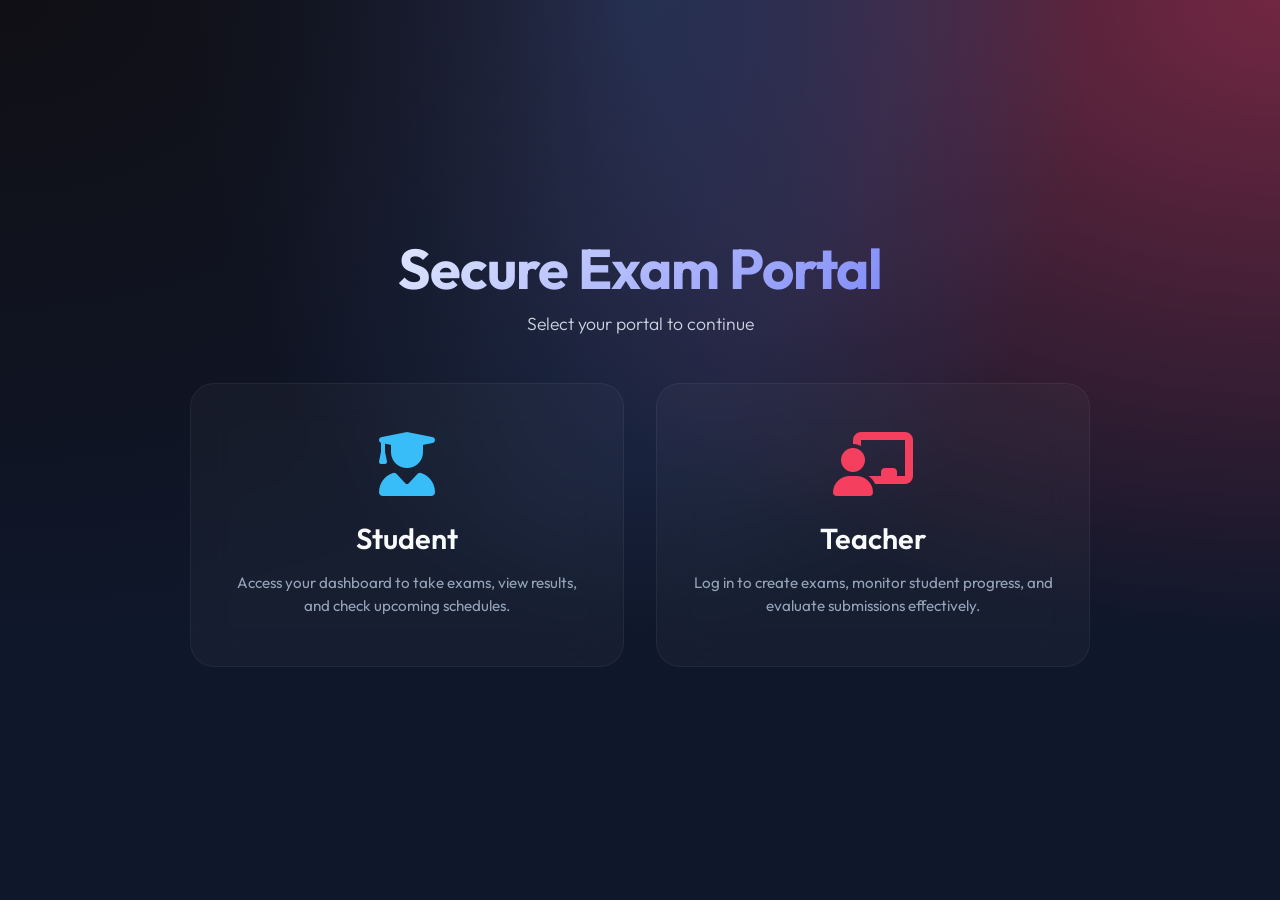
<file: PROJECT/index.html>
<!DOCTYPE current HTML>
<html lang="en">
<head>
    <meta charset="UTF-8">
    <meta name="viewport" content="width=device-width, initial-scale=1.0">
    <title>Exam Portal Gateway</title>
    <link rel="stylesheet" href="style.css">
    <!-- FontAwesome for Icons -->
    <link rel="stylesheet" href="https://cdnjs.cloudflare.com/ajax/libs/font-awesome/6.4.0/css/all.min.css">
</head>
<body>

    <header>
        <h1>Secure Exam Portal</h1>
        <p>Select your portal to continue</p>
    </header>

    <div class="role-container">
        <!-- Student Card -->
        <a href="student-login.html" class="role-card student">
            <div class="role-icon">
                <i class="fa-solid fa-user-graduate"></i>
            </div>
            <h2>Student</h2>
            <p>Access your dashboard to take exams, view results, and check upcoming schedules.</p>
        </a>

        <!-- Teacher Card -->
        <a href="teacher-login.html" class="role-card teacher">
            <div class="role-icon">
                <i class="fa-solid fa-chalkboard-user"></i>
            </div>
            <h2>Teacher</h2>
            <p>Log in to create exams, monitor student progress, and evaluate submissions effectively.</p>
        </a>
    </div>

    <script src="script.js"></script>
</body>
</html>
</file>
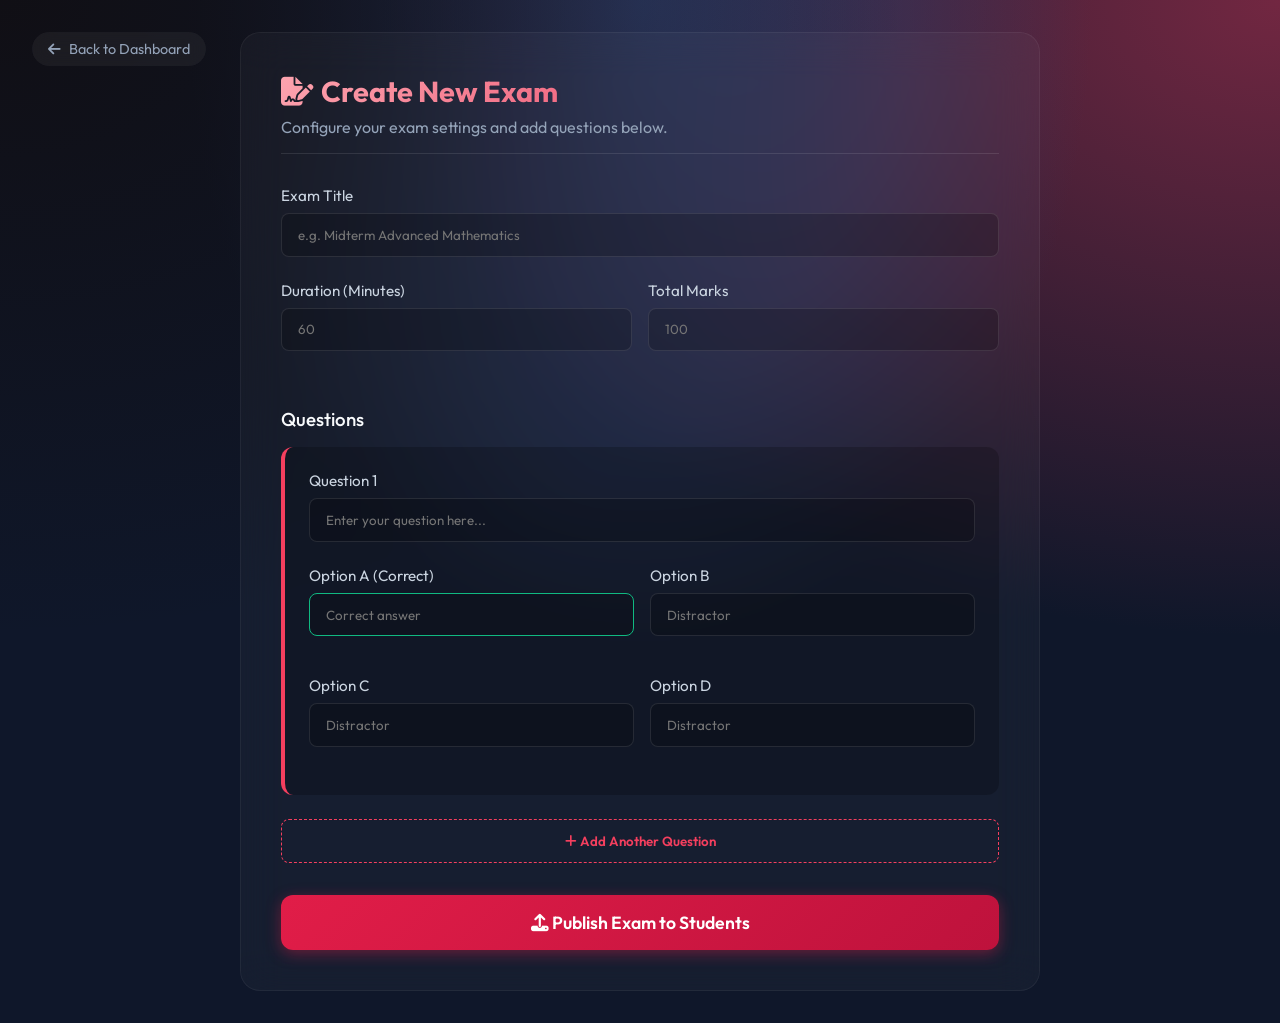
<file: PROJECT/create-exam.html>
<!DOCTYPE html>
<html lang="en">
<head>
    <meta charset="UTF-8">
    <meta name="viewport" content="width=device-width, initial-scale=1.0">
    <title>Create Exam | Teacher Dashboard</title>
    <link rel="stylesheet" href="style.css">
    <link rel="stylesheet" href="https://cdnjs.cloudflare.com/ajax/libs/font-awesome/6.4.0/css/all.min.css">
    <style>
        .form-container {
            width: 90%;
            max-width: 800px;
            background: rgba(255, 255, 255, 0.03);
            backdrop-filter: blur(20px);
            border: 1px solid rgba(255, 255, 255, 0.05);
            border-radius: 20px;
            padding: 2.5rem;
            margin-top: 2rem;
            margin-bottom: 2rem;
            animation: fadeInUp 0.8s ease-out;
        }

        .form-header {
            border-bottom: 1px solid rgba(255, 255, 255, 0.1);
            padding-bottom: 1rem;
            margin-bottom: 2rem;
        }

        .form-header h2 {
            font-size: 1.8rem;
            color: #f43f5e;
            display: flex;
            align-items: center;
            gap: 0.5rem;
        }

        .form-group {
            margin-bottom: 1.5rem;
        }

        .form-group label {
            display: block;
            margin-bottom: 0.5rem;
            color: #cbd5e1;
            font-size: 0.95rem;
        }

        .form-group input, .form-group textarea, .form-group select {
            width: 100%;
            background: rgba(0, 0, 0, 0.2);
            border: 1px solid rgba(255, 255, 255, 0.1);
            border-radius: 8px;
            padding: 0.8rem 1rem;
            color: #f8fafc;
            font-family: 'Outfit', sans-serif;
            outline: none;
            transition: all 0.3s;
        }

        .form-group input:focus, .form-group textarea:focus {
            border-color: #f43f5e;
            background: rgba(0, 0, 0, 0.4);
        }
        
        .question-block {
            background: rgba(0, 0, 0, 0.2);
            padding: 1.5rem;
            border-radius: 12px;
            margin-bottom: 1.5rem;
            border-left: 4px solid #f43f5e;
        }

        .btn-add {
            background: transparent;
            border: 1px dashed #f43f5e;
            color: #f43f5e;
            padding: 0.8rem 1.5rem;
            border-radius: 8px;
            cursor: pointer;
            width: 100%;
            font-weight: 600;
            transition: all 0.3s;
            margin-bottom: 2rem;
        }

        .btn-add:hover {
            background: rgba(244, 63, 94, 0.1);
        }

        .btn-publish {
            background: linear-gradient(135deg, #e11d48 0%, #be123c 100%);
            color: white;
            border: none;
            padding: 1rem;
            width: 100%;
            border-radius: 12px;
            font-size: 1.1rem;
            font-weight: 600;
            cursor: pointer;
            box-shadow: 0 4px 15px rgba(225, 29, 72, 0.4);
            transition: all 0.3s;
        }

        .btn-publish:hover {
            transform: translateY(-2px);
            box-shadow: 0 6px 20px rgba(225, 29, 72, 0.6);
        }
    </style>
</head>
<body class="teacher-theme">

    <a href="teacher-dashboard.html" class="back-link">
        <i class="fa-solid fa-arrow-left"></i> Back to Dashboard
    </a>

    <div class="form-container">
        <div class="form-header">
            <h2><i class="fa-solid fa-file-signature"></i> Create New Exam</h2>
            <p style="color: #94a3b8; margin-top: 0.5rem;">Configure your exam settings and add questions below.</p>
        </div>

        <form onsubmit="event.preventDefault(); alert('Exam Published Successfully!'); window.location.href='teacher-dashboard.html';">
            <div class="form-group">
                <label>Exam Title</label>
                <input type="text" placeholder="e.g. Midterm Advanced Mathematics" required>
            </div>
            
            <div style="display: flex; gap: 1rem;">
                <div class="form-group" style="flex: 1;">
                    <label>Duration (Minutes)</label>
                    <input type="number" placeholder="60" required min="10">
                </div>
                <div class="form-group" style="flex: 1;">
                    <label>Total Marks</label>
                    <input type="number" placeholder="100" required min="1">
                </div>
            </div>

            <h3 style="margin: 2rem 0 1rem 0; color: #f8fafc; font-weight: 500;">Questions</h3>

            <div class="question-block">
                <div class="form-group">
                    <label>Question 1</label>
                    <input type="text" placeholder="Enter your question here..." required>
                </div>
                <div style="display: grid; grid-template-columns: 1fr 1fr; gap: 1rem;">
                    <div class="form-group">
                        <label>Option A (Correct)</label>
                        <input type="text" placeholder="Correct answer" required style="border-color: #10b981;">
                    </div>
                    <div class="form-group">
                        <label>Option B</label>
                        <input type="text" placeholder="Distractor" required>
                    </div>
                    <div class="form-group">
                        <label>Option C</label>
                        <input type="text" placeholder="Distractor" required>
                    </div>
                    <div class="form-group">
                        <label>Option D</label>
                        <input type="text" placeholder="Distractor" required>
                    </div>
                </div>
            </div>

            <button type="button" class="btn-add" onclick="alert('In a real app, this would append another question block!');"><i class="fa-solid fa-plus"></i> Add Another Question</button>

            <button type="submit" class="btn-publish"><i class="fa-solid fa-upload"></i> Publish Exam to Students</button>
        </form>
    </div>

</body>
</html>
</file>
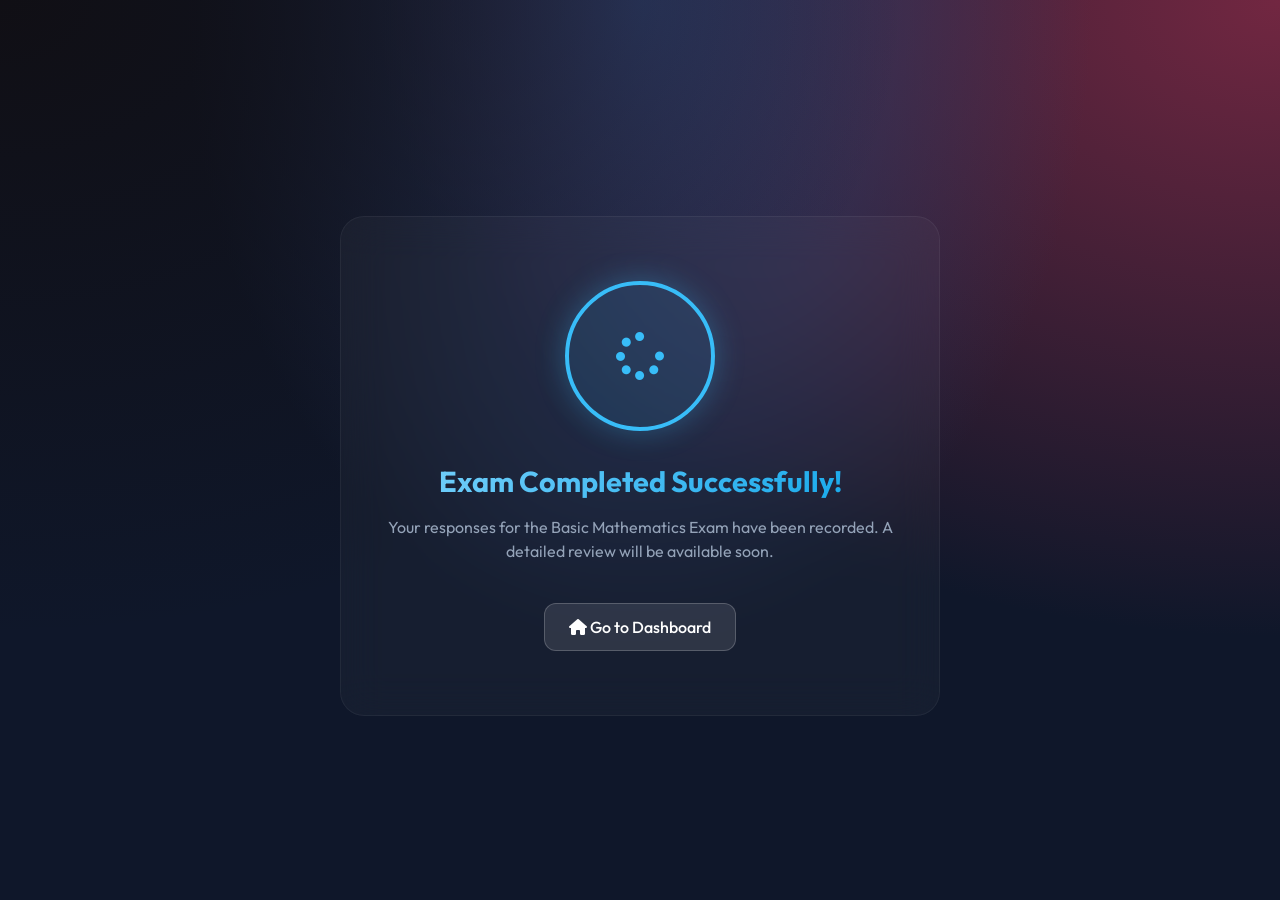
<file: PROJECT/exam-result.html>
<!DOCTYPE html>
<html lang="en">
<head>
    <meta charset="UTF-8">
    <meta name="viewport" content="width=device-width, initial-scale=1.0">
    <title>Exam Results | Student Dashboard</title>
    <link rel="stylesheet" href="style.css">
    <link rel="stylesheet" href="https://cdnjs.cloudflare.com/ajax/libs/font-awesome/6.4.0/css/all.min.css">
    <style>
        .result-container {
            width: 90%;
            max-width: 600px;
            background: rgba(255, 255, 255, 0.03);
            backdrop-filter: blur(20px);
            border: 1px solid rgba(255, 255, 255, 0.05);
            border-radius: 24px;
            padding: 4rem 2rem;
            text-align: center;
            margin-top: 2rem;
            animation: fadeInUp 0.8s ease-out;
        }

        .score-circle {
            width: 150px;
            height: 150px;
            border-radius: 50%;
            background: rgba(56, 189, 248, 0.1);
            border: 4px solid #38bdf8;
            display: flex;
            align-items: center;
            justify-content: center;
            margin: 0 auto 2rem auto;
            flex-direction: column;
            box-shadow: 0 0 30px rgba(56, 189, 248, 0.3);
        }

        .score-circle h1 {
            font-size: 3rem;
            color: #38bdf8;
            line-height: 1;
        }
        
        .score-circle p {
            color: #94a3b8;
            font-size: 0.9rem;
            margin-top: 0.5rem;
        }

        .result-title {
            font-size: 1.8rem;
            margin-bottom: 1rem;
            color: #f8fafc;
        }

        .result-desc {
            color: #94a3b8;
            margin-bottom: 2.5rem;
            line-height: 1.5;
        }

        .action-buttons {
            display: flex;
            gap: 1rem;
            justify-content: center;
        }

        .btn-home {
            background: rgba(255, 255, 255, 0.1);
            color: white;
            border: 1px solid rgba(255, 255, 255, 0.2);
            padding: 0.8rem 1.5rem;
            border-radius: 12px;
            text-decoration: none;
            font-weight: 500;
            transition: all 0.3s;
        }
        
        .btn-home:hover {
            background: rgba(255, 255, 255, 0.2);
        }

        .btn-review {
            background: linear-gradient(135deg, #0284c7 0%, #0369a1 100%);
            color: white;
            border: none;
            padding: 0.8rem 1.5rem;
            border-radius: 12px;
            text-decoration: none;
            font-weight: 500;
            box-shadow: 0 4px 15px rgba(2, 132, 199, 0.4);
            transition: all 0.3s;
        }

        .btn-review:hover {
            transform: translateY(-2px);
            box-shadow: 0 6px 20px rgba(2, 132, 199, 0.6);
        }

    </style>
</head>
<body class="student-theme">

    <div class="result-container">
        <div class="score-circle" id="score-display">
            <h1><i class="fa-solid fa-spinner fa-spin"></i></h1>
        </div>

        <h2 class="result-title">Exam Completed Successfully!</h2>
        <p class="result-desc">Your responses for the Basic Mathematics Exam have been recorded. A detailed review will be available soon.</p>

        <div class="action-buttons">
            <a href="student-dashboard.html" class="btn-home"><i class="fa-solid fa-house"></i> Go to Dashboard</a>
        </div>
    </div>

    <script>
        // Retrieve score calculated from the previous page
        document.addEventListener('DOMContentLoaded', () => {
            const score = localStorage.getItem('lastExamScore') || '100';
            const scoreDisplay = document.getElementById('score-display');
            
            setTimeout(() => {
                scoreDisplay.innerHTML = `
                    <h1>${score}%</h1>
                    <p>Score</p>
                `;
            }, 1000);
        });
    </script>
</body>
</html>
</file>
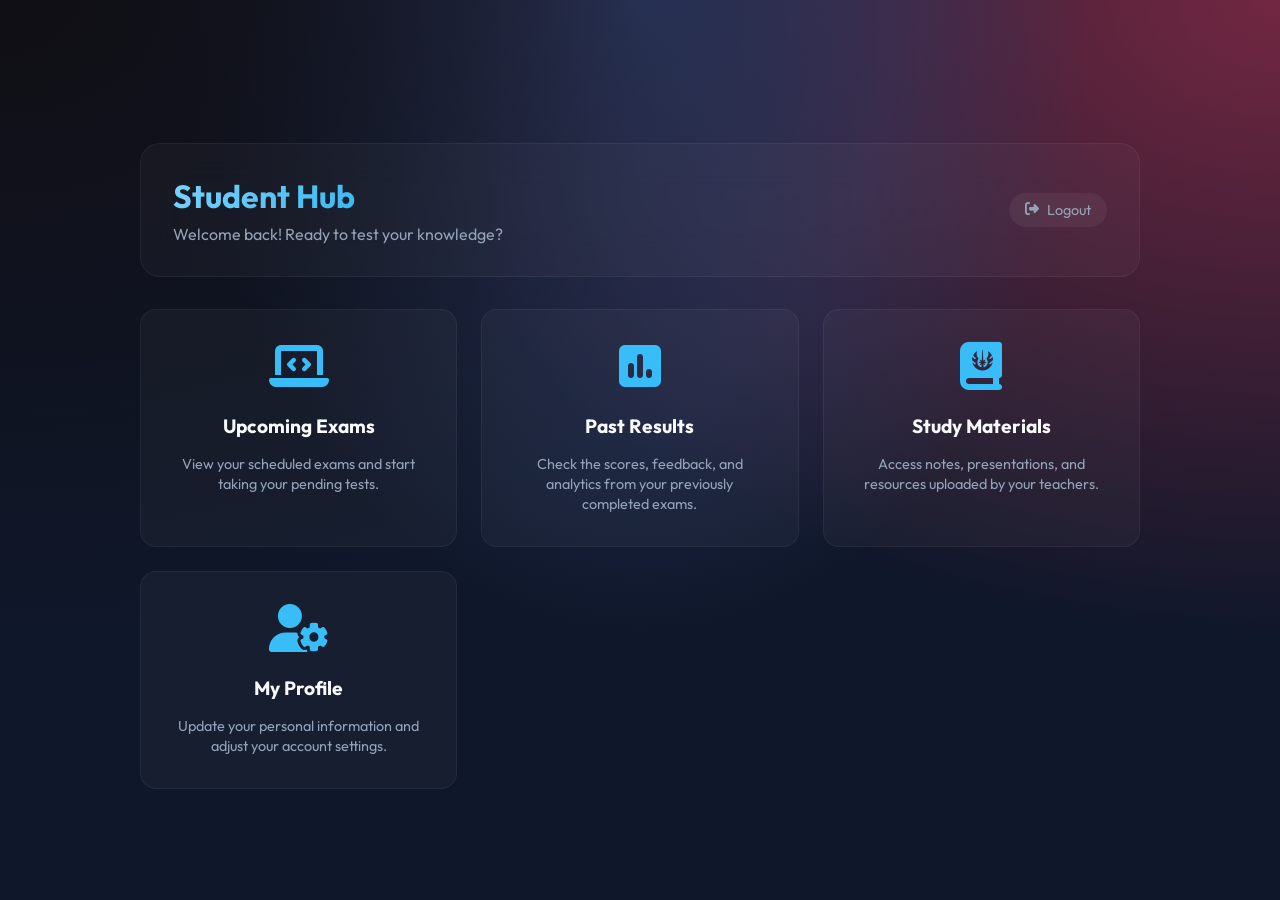
<file: PROJECT/student-dashboard.html>
<!DOCTYPE html>
<html lang="en">
<head>
    <meta charset="UTF-8">
    <meta name="viewport" content="width=device-width, initial-scale=1.0">
    <title>Student Dashboard | Exam Portal</title>
    <link rel="stylesheet" href="style.css">
    <link rel="stylesheet" href="https://cdnjs.cloudflare.com/ajax/libs/font-awesome/6.4.0/css/all.min.css">
    <style>
        .dashboard-container {
            width: 90%;
            max-width: 1000px;
            margin-top: 2rem;
            animation: fadeInUp 0.8s ease-out;
        }

        .dashboard-header {
            background: rgba(255, 255, 255, 0.03);
            backdrop-filter: blur(20px);
            border: 1px solid rgba(255, 255, 255, 0.05);
            border-radius: 20px;
            padding: 2rem;
            margin-bottom: 2rem;
            display: flex;
            justify-content: space-between;
            align-items: center;
        }
        
        .dashboard-header h2 {
            font-size: 2rem;
            background: linear-gradient(135deg, #7dd3fc 0%, #0ea5e9 100%);
            -webkit-background-clip: text;
            -webkit-text-fill-color: transparent;
        }

        .action-grid {
            display: grid;
            grid-template-columns: repeat(auto-fit, minmax(280px, 1fr));
            gap: 1.5rem;
        }

        .action-card {
            background: rgba(255, 255, 255, 0.03);
            border: 1px solid rgba(255, 255, 255, 0.05);
            border-radius: 16px;
            padding: 2rem;
            text-align: center;
            cursor: pointer;
            transition: all 0.3s ease;
            display: flex;
            flex-direction: column;
            align-items: center;
            gap: 1rem;
        }

        .action-card:hover {
            transform: translateY(-5px);
            background: rgba(255, 255, 255, 0.08);
            border-color: #38bdf8;
            box-shadow: 0 10px 30px rgba(0, 0, 0, 0.3);
        }

        .action-card i {
            font-size: 3rem;
            color: #38bdf8;
            margin-bottom: 0.5rem;
        }

        .action-card h3 {
            color: #f8fafc;
            font-size: 1.2rem;
        }
        
        .action-card p {
            color: #94a3b8;
            font-size: 0.9rem;
            line-height: 1.4;
        }

        .logout-link {
            color: #94a3b8;
            text-decoration: none;
            display: flex;
            align-items: center;
            gap: 0.5rem;
            font-size: 0.9rem;
            transition: all 0.3s ease;
            background: rgba(255, 255, 255, 0.05);
            padding: 0.5rem 1rem;
            border-radius: 20px;
        }

        .logout-link:hover {
            color: #f8fafc;
            background: rgba(255, 255, 255, 0.1);
        }
    </style>
</head>
<body class="student-theme">

    <div class="dashboard-container">
        <div class="dashboard-header">
            <div>
                <h2>Student Hub</h2>
                <p style="color: #94a3b8; margin-top: 0.5rem;">Welcome back! Ready to test your knowledge?</p>
            </div>
            <a href="index.html" class="logout-link">
                <i class="fa-solid fa-right-from-bracket"></i> Logout
            </a>
        </div>

        <div class="action-grid">
            <div class="action-card" onclick="window.location.href='take-exam.html';">
                <i class="fa-solid fa-laptop-code"></i>
                <h3>Upcoming Exams</h3>
                <p>View your scheduled exams and start taking your pending tests.</p>
            </div>

            <div class="action-card" onclick="window.location.href='student-results.html';">
                <i class="fa-solid fa-square-poll-vertical"></i>
                <h3>Past Results</h3>
                <p>Check the scores, feedback, and analytics from your previously completed exams.</p>
            </div>

            <div class="action-card" onclick="window.location.href='student-materials.html';">
                <i class="fa-solid fa-book-journal-whills"></i>
                <h3>Study Materials</h3>
                <p>Access notes, presentations, and resources uploaded by your teachers.</p>
            </div>

            <div class="action-card" onclick="window.location.href='student-profile.html';">
                <i class="fa-solid fa-user-gear"></i>
                <h3>My Profile</h3>
                <p>Update your personal information and adjust your account settings.</p>
            </div>
        </div>
    </div>

</body>
</html>
</file>
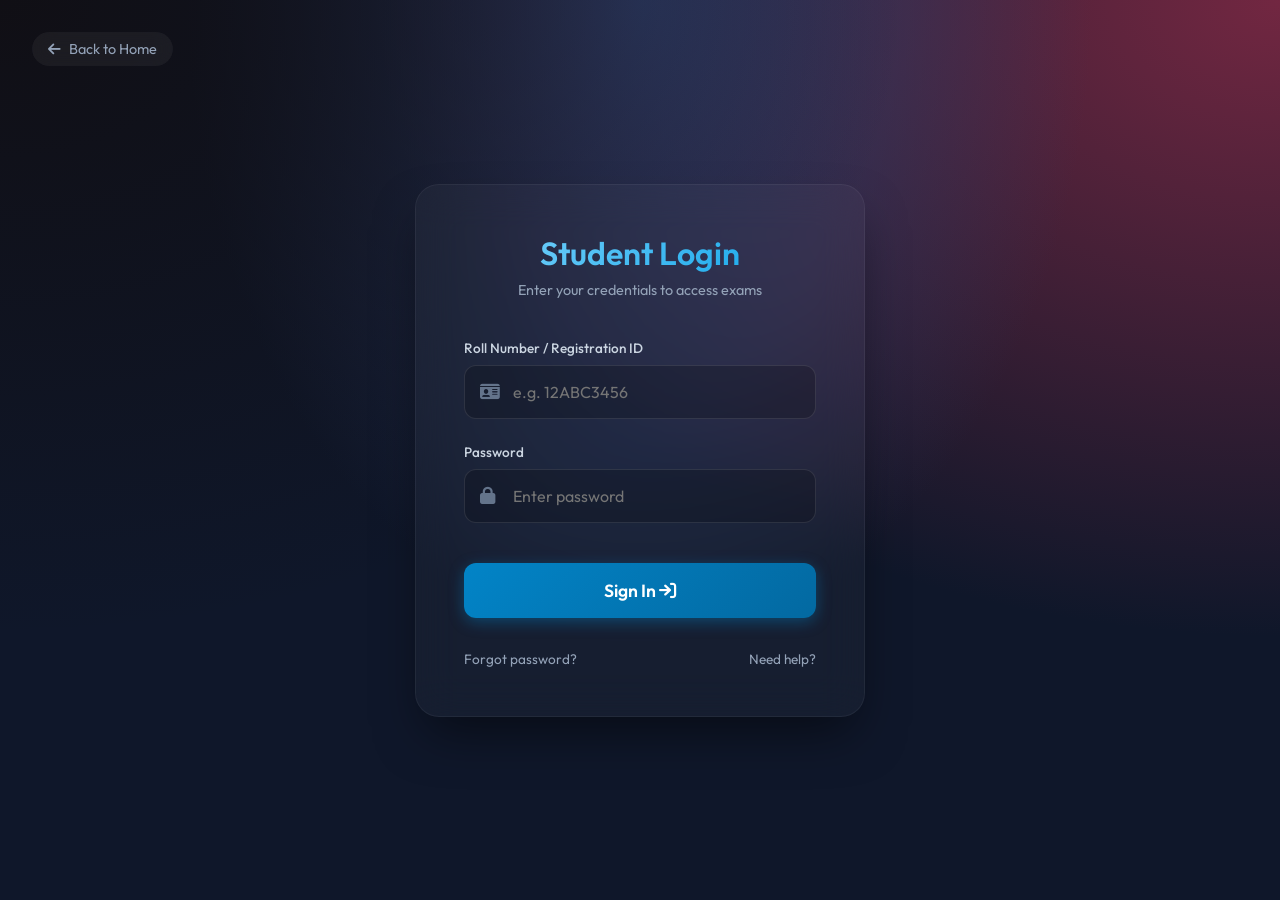
<file: PROJECT/student-login.html>
<!DOCTYPE html>
<html lang="en">
<head>
    <meta charset="UTF-8">
    <meta name="viewport" content="width=device-width, initial-scale=1.0">
    <title>Student Login | Exam Portal</title>
    <link rel="stylesheet" href="style.css">
    <link rel="stylesheet" href="https://cdnjs.cloudflare.com/ajax/libs/font-awesome/6.4.0/css/all.min.css">
</head>
<body>

    <a href="index.html" class="back-link">
        <i class="fa-solid fa-arrow-left"></i> Back to Home
    </a>

    <div class="login-container student-theme">
        <div class="login-header">
            <h2>Student Login</h2>
            <p>Enter your credentials to access exams</p>
        </div>

        <form id="student-form" onsubmit="event.preventDefault(); animateLogin(this, 'student');">
            <div class="input-group">
                <label for="roll">Roll Number / Registration ID</label>
                <div class="input-wrapper">
                    <i class="fa-solid fa-id-card"></i>
                    <input type="text" id="roll" required placeholder="e.g. 12ABC3456" pattern="[0-9]{2}[A-Z]{3}[0-9]{4}" title="2 numbers, 3 capital letters, 4 numbers (e.g., 12ABC3456)">
                </div>
            </div>

            <div class="input-group">
                <label for="password">Password</label>
                <div class="input-wrapper">
                    <i class="fa-solid fa-lock"></i>
                    <input type="password" id="password" required placeholder="Enter password">
                </div>
            </div>

            <button type="submit" class="btn-submit">Sign In <i class="fa-solid fa-arrow-right-to-bracket ml-2"></i></button>

            <div class="extra-links">
                <a href="#">Forgot password?</a>
                <a href="#">Need help?</a>
            </div>
        </form>
    </div>

    <script src="script.js"></script>
</body>
</html>
</file>
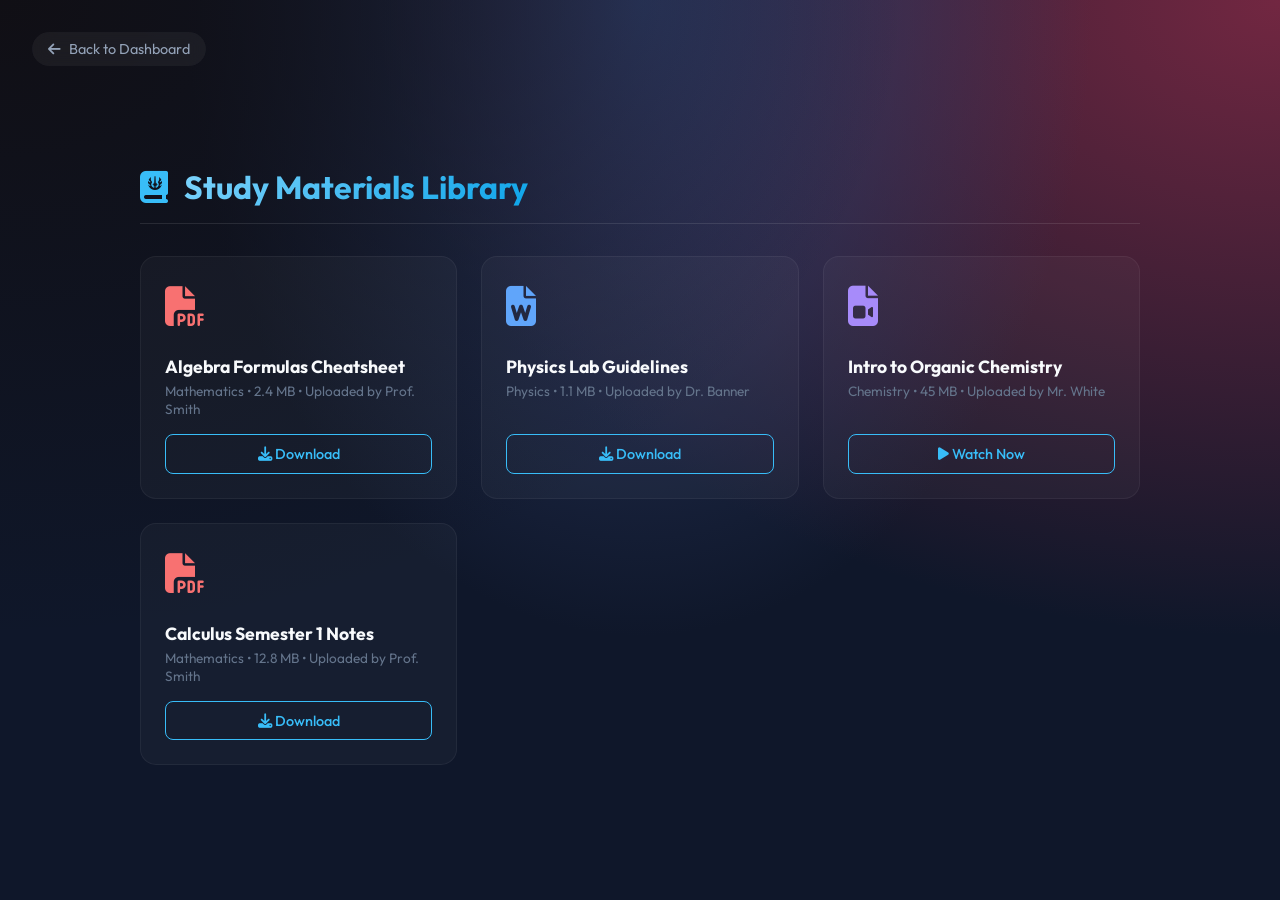
<file: PROJECT/student-materials.html>
<!DOCTYPE html>
<html lang="en">
<head>
    <meta charset="UTF-8">
    <meta name="viewport" content="width=device-width, initial-scale=1.0">
    <title>Study Materials | Student Dashboard</title>
    <link rel="stylesheet" href="style.css">
    <link rel="stylesheet" href="https://cdnjs.cloudflare.com/ajax/libs/font-awesome/6.4.0/css/all.min.css">
    <style>
        .page-container {
            width: 90%;
            max-width: 1000px;
            margin-top: 2rem;
            animation: fadeInUp 0.8s ease-out;
        }

        .page-header {
            display: flex;
            align-items: center;
            gap: 1rem;
            margin-bottom: 2rem;
            border-bottom: 1px solid rgba(255, 255, 255, 0.1);
            padding-bottom: 1rem;
        }

        .page-header h2 {
            font-size: 2rem;
            color: #38bdf8;
        }

        .materials-grid {
            display: grid;
            grid-template-columns: repeat(auto-fill, minmax(280px, 1fr));
            gap: 1.5rem;
        }

        .material-card {
            background: rgba(255, 255, 255, 0.03);
            border: 1px solid rgba(255, 255, 255, 0.05);
            border-radius: 16px;
            padding: 1.5rem;
            display: flex;
            flex-direction: column;
            gap: 1rem;
            transition: all 0.3s ease;
        }

        .material-card:hover {
            background: rgba(255, 255, 255, 0.08);
            transform: translateY(-5px);
            border-color: rgba(56, 189, 248, 0.3);
            box-shadow: 0 10px 30px rgba(0, 0, 0, 0.2);
        }

        .material-icon {
            font-size: 2.5rem;
            color: #94a3b8;
            margin-bottom: 0.5rem;
        }

        .material-info h3 {
            color: #f8fafc;
            font-size: 1.1rem;
            margin-bottom: 0.3rem;
        }

        .material-info p {
            color: #64748b;
            font-size: 0.85rem;
        }

        .btn-download {
            margin-top: auto;
            background: transparent;
            border: 1px solid #38bdf8;
            color: #38bdf8;
            padding: 0.6rem;
            border-radius: 8px;
            text-align: center;
            text-decoration: none;
            font-weight: 500;
            font-size: 0.9rem;
            transition: all 0.3s ease;
        }

        .btn-download:hover {
            background: #38bdf8;
            color: #0f172a;
        }
        
        .pdf .material-icon { color: #f87171; }
        .doc .material-icon { color: #60a5fa; }
        .video .material-icon { color: #a78bfa; }
    </style>
</head>
<body class="student-theme">

    <a href="student-dashboard.html" class="back-link">
        <i class="fa-solid fa-arrow-left"></i> Back to Dashboard
    </a>

    <div class="page-container">
        <div class="page-header">
            <i class="fa-solid fa-book-journal-whills fa-2x" style="color: #38bdf8;"></i>
            <h2>Study Materials Library</h2>
        </div>

        <div class="materials-grid">
            
            <div class="material-card pdf">
                <div class="material-icon"><i class="fa-solid fa-file-pdf"></i></div>
                <div class="material-info">
                    <h3>Algebra Formulas Cheatsheet</h3>
                    <p>Mathematics • 2.4 MB • Uploaded by Prof. Smith</p>
                </div>
                <a href="#" class="btn-download" onclick="alert('Downloading PDF...');"><i class="fa-solid fa-download"></i> Download</a>
            </div>

            <div class="material-card doc">
                <div class="material-icon"><i class="fa-solid fa-file-word"></i></div>
                <div class="material-info">
                    <h3>Physics Lab Guidelines</h3>
                    <p>Physics • 1.1 MB • Uploaded by Dr. Banner</p>
                </div>
                <a href="#" class="btn-download" onclick="alert('Downloading Document...');"><i class="fa-solid fa-download"></i> Download</a>
            </div>

            <div class="material-card video">
                <div class="material-icon"><i class="fa-solid fa-file-video"></i></div>
                <div class="material-info">
                    <h3>Intro to Organic Chemistry</h3>
                    <p>Chemistry • 45 MB • Uploaded by Mr. White</p>
                </div>
                <a href="#" class="btn-download" onclick="alert('Opening Video Player...');"><i class="fa-solid fa-play"></i> Watch Now</a>
            </div>

            <div class="material-card pdf">
                <div class="material-icon"><i class="fa-solid fa-file-pdf"></i></div>
                <div class="material-info">
                    <h3>Calculus Semester 1 Notes</h3>
                    <p>Mathematics • 12.8 MB • Uploaded by Prof. Smith</p>
                </div>
                <a href="#" class="btn-download" onclick="alert('Downloading PDF...');"><i class="fa-solid fa-download"></i> Download</a>
            </div>

        </div>
    </div>
</body>
</html>
</file>
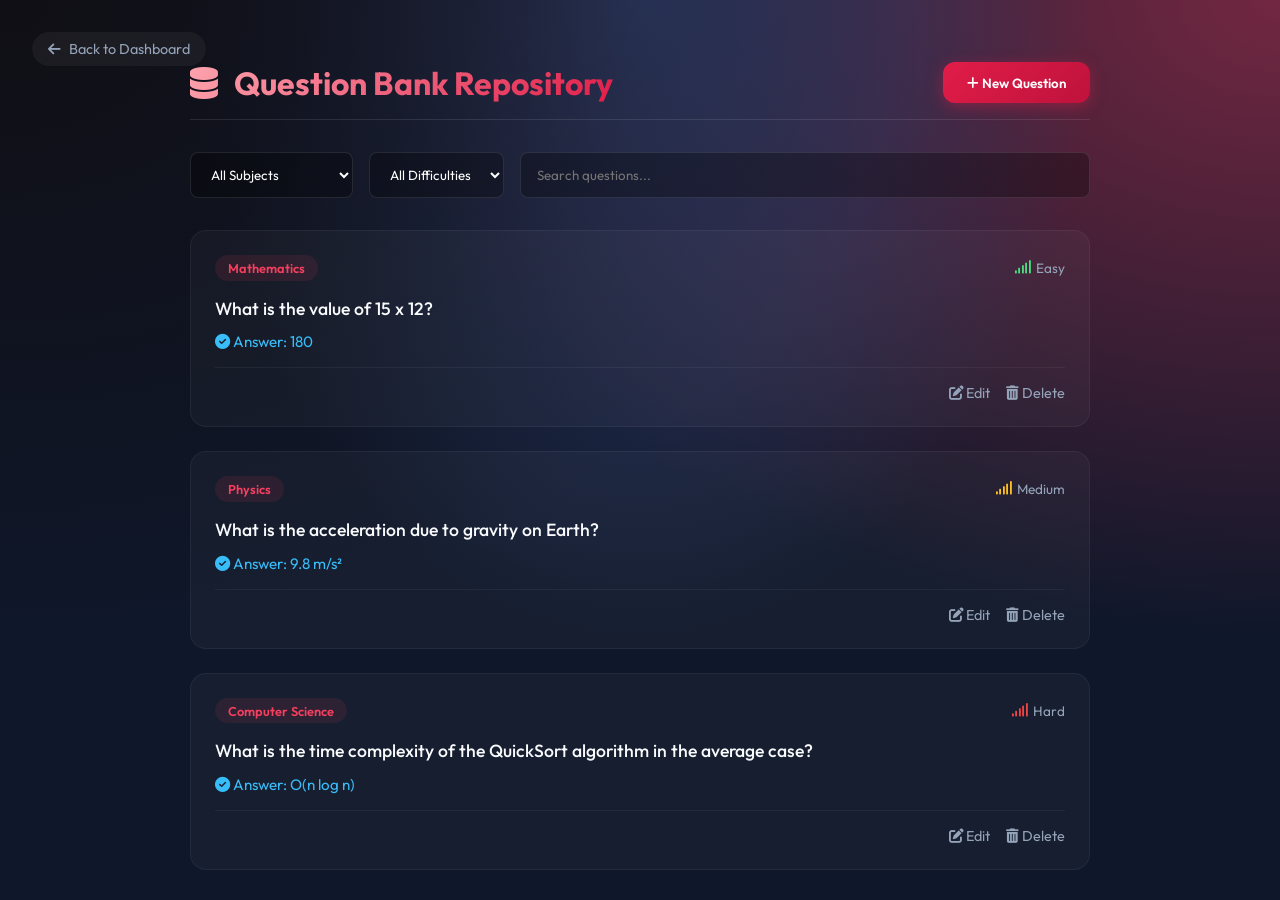
<file: PROJECT/student-profile.html>
<!DOCTYPE html>
<html lang="en">
<head>
    <meta charset="UTF-8">
    <meta name="viewport" content="width=device-width, initial-scale=1.0">
    <title>Question Bank | Teacher Dashboard</title>
    <link rel="stylesheet" href="style.css">
    <link rel="stylesheet" href="https://cdnjs.cloudflare.com/ajax/libs/font-awesome/6.4.0/css/all.min.css">
    <style>
        .page-container {
            width: 90%;
            max-width: 900px;
            margin-top: 2rem;
            animation: fadeInUp 0.8s ease-out;
        }

        .page-header {
            display: flex;
            align-items: center;
            justify-content: space-between;
            margin-bottom: 2rem;
            border-bottom: 1px solid rgba(255, 255, 255, 0.1);
            padding-bottom: 1rem;
        }

        .page-header h2 {
            font-size: 2rem;
            color: #f43f5e;
            display: flex;
            align-items: center;
            gap: 1rem;
        }

        .btn-add-question {
            background: linear-gradient(135deg, #e11d48 0%, #be123c 100%);
            color: white;
            border: none;
            padding: 0.8rem 1.5rem;
            border-radius: 12px;
            font-weight: 600;
            cursor: pointer;
            box-shadow: 0 4px 15px rgba(225, 29, 72, 0.4);
            transition: all 0.3s;
        }

        .btn-add-question:hover {
            transform: translateY(-2px);
            box-shadow: 0 6px 20px rgba(225, 29, 72, 0.6);
        }

        .filter-bar {
            display: flex;
            gap: 1rem;
            margin-bottom: 2rem;
        }

        .filter-bar select, .filter-bar input {
            background: rgba(0, 0, 0, 0.3);
            border: 1px solid rgba(255, 255, 255, 0.1);
            color: white;
            padding: 0.8rem 1rem;
            border-radius: 8px;
            outline: none;
            font-family: inherit;
        }

        .filter-bar input {
            flex: 1;
        }

        .question-list {
            display: flex;
            flex-direction: column;
            gap: 1.5rem;
        }

        .question-card {
            background: rgba(255, 255, 255, 0.03);
            border: 1px solid rgba(255, 255, 255, 0.05);
            border-radius: 16px;
            padding: 1.5rem;
            transition: all 0.3s ease;
        }

        .question-card:hover {
            background: rgba(255, 255, 255, 0.06);
            border-color: rgba(244, 63, 94, 0.3);
        }

        .question-card-header {
            display: flex;
            justify-content: space-between;
            margin-bottom: 1rem;
        }

        .subject-tag {
            background: rgba(244, 63, 94, 0.1);
            color: #f43f5e;
            padding: 0.3rem 0.8rem;
            border-radius: 20px;
            font-size: 0.8rem;
            font-weight: 600;
        }

        .diff-tag {
            color: #94a3b8;
            font-size: 0.85rem;
            display: flex;
            align-items: center;
            gap: 0.3rem;
        }

        .qa-text h4 {
            color: #f8fafc;
            font-size: 1.1rem;
            margin-bottom: 0.8rem;
            font-weight: 500;
        }

        .qa-text p {
            color: #38bdf8;
            font-size: 0.95rem;
        }

        .action-links {
            margin-top: 1rem;
            display: flex;
            gap: 1rem;
            justify-content: flex-end;
            border-top: 1px solid rgba(255, 255, 255, 0.05);
            padding-top: 1rem;
        }

        .action-links button {
            background: transparent;
            border: none;
            color: #94a3b8;
            cursor: pointer;
            font-size: 0.9rem;
            transition: color 0.3s;
        }

        .action-links button:hover {
            color: #f8fafc;
        }
        
        .action-links button.edit:hover { color: #f43f5e; }
        .action-links button.delete:hover { color: #ef4444; }

    </style>
</head>
<body class="teacher-theme">

    <a href="teacher-dashboard.html" class="back-link">
        <i class="fa-solid fa-arrow-left"></i> Back to Dashboard
    </a>

    <div class="page-container">
        <div class="page-header">
            <h2><i class="fa-solid fa-database"></i> Question Bank Repository</h2>
            <button class="btn-add-question" onclick="alert('Opening Question Editor...');"><i class="fa-solid fa-plus"></i> New Question</button>
        </div>

        <div class="filter-bar">
            <select>
                <option value="all">All Subjects</option>
                <option value="math">Mathematics</option>
                <option value="physics">Physics</option>
                <option value="cs">Computer Science</option>
            </select>
            <select>
                <option value="all">All Difficulties</option>
                <option value="easy">Easy</option>
                <option value="medium">Medium</option>
                <option value="hard">Hard</option>
            </select>
            <input type="text" placeholder="Search questions...">
        </div>

        <div class="question-list">
            
            <div class="question-card">
                <div class="question-card-header">
                    <span class="subject-tag">Mathematics</span>
                    <span class="diff-tag"><i class="fa-solid fa-signal" style="color: #4ade80;"></i> Easy</span>
                </div>
                <div class="qa-text">
                    <h4>What is the value of 15 x 12?</h4>
                    <p><i class="fa-solid fa-check-circle"></i> Answer: 180</p>
                </div>
                <div class="action-links">
                    <button class="edit"><i class="fa-solid fa-pen-to-square"></i> Edit</button>
                    <button class="delete"><i class="fa-solid fa-trash-can"></i> Delete</button>
                </div>
            </div>

            <div class="question-card">
                <div class="question-card-header">
                    <span class="subject-tag">Physics</span>
                    <span class="diff-tag"><i class="fa-solid fa-signal" style="color: #fbbf24;"></i> Medium</span>
                </div>
                <div class="qa-text">
                    <h4>What is the acceleration due to gravity on Earth?</h4>
                    <p><i class="fa-solid fa-check-circle"></i> Answer: 9.8 m/s²</p>
                </div>
                <div class="action-links">
                    <button class="edit"><i class="fa-solid fa-pen-to-square"></i> Edit</button>
                    <button class="delete"><i class="fa-solid fa-trash-can"></i> Delete</button>
                </div>
            </div>

            <div class="question-card">
                <div class="question-card-header">
                    <span class="subject-tag">Computer Science</span>
                    <span class="diff-tag"><i class="fa-solid fa-signal" style="color: #ef4444;"></i> Hard</span>
                </div>
                <div class="qa-text">
                    <h4>What is the time complexity of the QuickSort algorithm in the average case?</h4>
                    <p><i class="fa-solid fa-check-circle"></i> Answer: O(n log n)</p>
                </div>
                <div class="action-links">
                    <button class="edit"><i class="fa-solid fa-pen-to-square"></i> Edit</button>
                    <button class="delete"><i class="fa-solid fa-trash-can"></i> Delete</button>
                </div>
            </div>

        </div>
    </div>
</body>
</html>
</file>
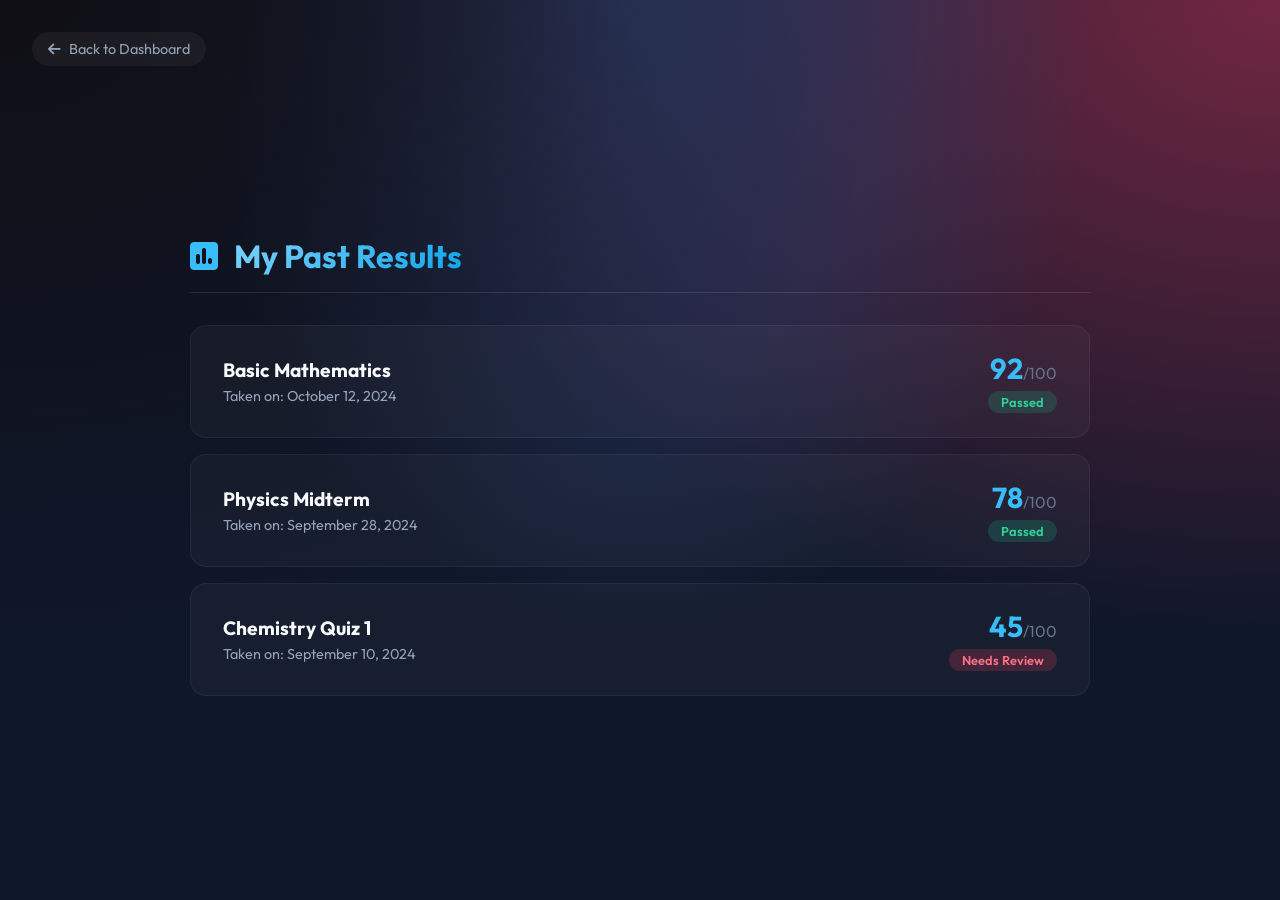
<file: PROJECT/student-results.html>
<!DOCTYPE html>
<html lang="en">
<head>
    <meta charset="UTF-8">
    <meta name="viewport" content="width=device-width, initial-scale=1.0">
    <title>Past Results | Student Dashboard</title>
    <link rel="stylesheet" href="style.css">
    <link rel="stylesheet" href="https://cdnjs.cloudflare.com/ajax/libs/font-awesome/6.4.0/css/all.min.css">
    <style>
        .page-container {
            width: 90%;
            max-width: 900px;
            margin-top: 2rem;
            animation: fadeInUp 0.8s ease-out;
        }

        .page-header {
            display: flex;
            align-items: center;
            gap: 1rem;
            margin-bottom: 2rem;
            border-bottom: 1px solid rgba(255, 255, 255, 0.1);
            padding-bottom: 1rem;
        }

        .page-header h2 {
            font-size: 2rem;
            color: #38bdf8;
        }

        .results-list {
            display: flex;
            flex-direction: column;
            gap: 1rem;
        }

        .result-item {
            background: rgba(255, 255, 255, 0.03);
            border: 1px solid rgba(255, 255, 255, 0.05);
            border-radius: 16px;
            padding: 1.5rem 2rem;
            display: flex;
            justify-content: space-between;
            align-items: center;
            transition: all 0.3s ease;
        }

        .result-item:hover {
            background: rgba(255, 255, 255, 0.08);
            transform: translateY(-2px);
            border-color: rgba(56, 189, 248, 0.3);
        }

        .exam-info h3 {
            color: #f8fafc;
            font-size: 1.2rem;
            margin-bottom: 0.3rem;
        }

        .exam-info p {
            color: #94a3b8;
            font-size: 0.9rem;
        }

        .exam-score {
            text-align: right;
        }

        .score-value {
            font-size: 1.8rem;
            font-weight: 700;
            color: #38bdf8;
        }

        .score-total {
            color: #64748b;
            font-size: 1rem;
        }

        .score-status {
            display: inline-block;
            margin-top: 0.3rem;
            padding: 0.2rem 0.8rem;
            border-radius: 20px;
            font-size: 0.8rem;
            font-weight: 600;
        }

        .status-pass {
            background: rgba(16, 185, 129, 0.2);
            color: #34d399;
        }

        .status-fail {
            background: rgba(244, 63, 94, 0.2);
            color: #fb7185;
        }
    </style>
</head>
<body class="student-theme">

    <a href="student-dashboard.html" class="back-link">
        <i class="fa-solid fa-arrow-left"></i> Back to Dashboard
    </a>

    <div class="page-container">
        <div class="page-header">
            <i class="fa-solid fa-square-poll-vertical fa-2x" style="color: #38bdf8;"></i>
            <h2>My Past Results</h2>
        </div>

        <div class="results-list">
            
            <div class="result-item">
                <div class="exam-info">
                    <h3>Basic Mathematics</h3>
                    <p>Taken on: October 12, 2024</p>
                </div>
                <div class="exam-score">
                    <span class="score-value">92</span><span class="score-total">/100</span>
                    <br>
                    <span class="score-status status-pass">Passed</span>
                </div>
            </div>

            <div class="result-item">
                <div class="exam-info">
                    <h3>Physics Midterm</h3>
                    <p>Taken on: September 28, 2024</p>
                </div>
                <div class="exam-score">
                    <span class="score-value">78</span><span class="score-total">/100</span>
                    <br>
                    <span class="score-status status-pass">Passed</span>
                </div>
            </div>

            <div class="result-item">
                <div class="exam-info">
                    <h3>Chemistry Quiz 1</h3>
                    <p>Taken on: September 10, 2024</p>
                </div>
                <div class="exam-score">
                    <span class="score-value">45</span><span class="score-total">/100</span>
                    <br>
                    <span class="score-status status-fail">Needs Review</span>
                </div>
            </div>

        </div>
    </div>
</body>
</html>
</file>
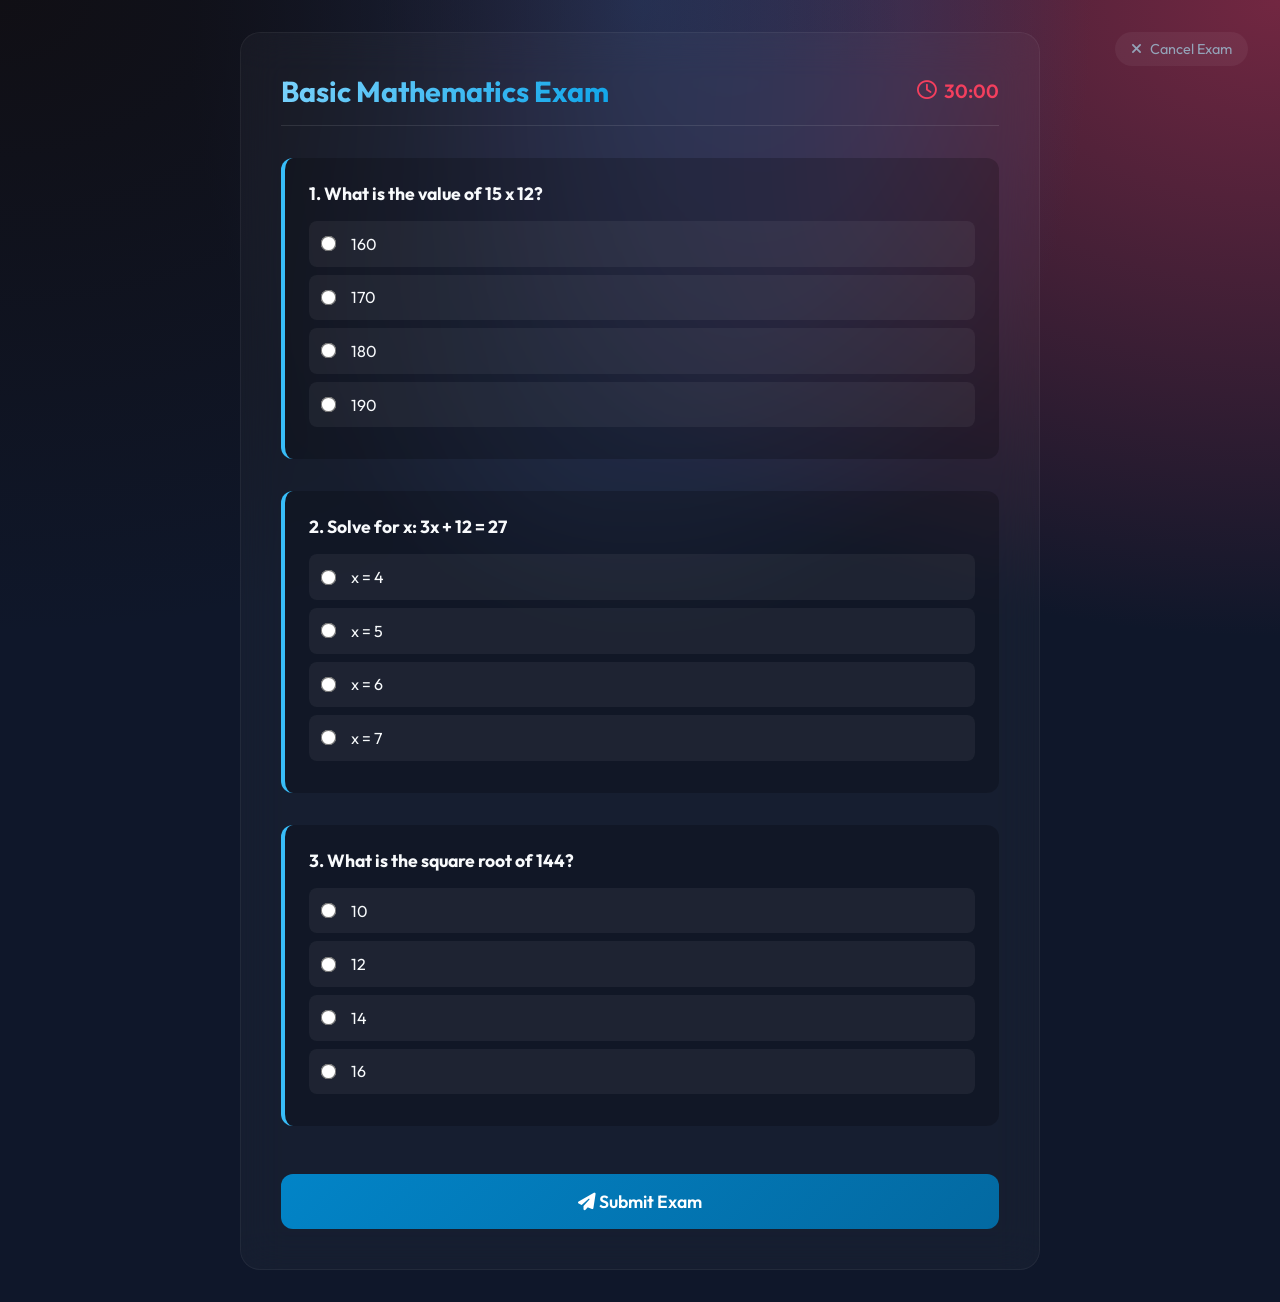
<file: PROJECT/take-exam.html>
<!DOCTYPE html>
<html lang="en">
<head>
    <meta charset="UTF-8">
    <meta name="viewport" content="width=device-width, initial-scale=1.0">
    <title>Basic Math Exam | Exam Portal</title>
    <link rel="stylesheet" href="style.css">
    <link rel="stylesheet" href="https://cdnjs.cloudflare.com/ajax/libs/font-awesome/6.4.0/css/all.min.css">
    <style>
        .exam-container {
            width: 90%;
            max-width: 800px;
            background: rgba(255, 255, 255, 0.03);
            backdrop-filter: blur(20px);
            border: 1px solid rgba(255, 255, 255, 0.05);
            border-radius: 20px;
            padding: 2.5rem;
            margin-top: 2rem;
            margin-bottom: 2rem;
            animation: fadeInUp 0.8s ease-out;
        }

        .exam-header {
            display: flex;
            justify-content: space-between;
            align-items: center;
            border-bottom: 1px solid rgba(255, 255, 255, 0.1);
            padding-bottom: 1rem;
            margin-bottom: 2rem;
        }

        .exam-header h2 {
            font-size: 1.8rem;
            color: #38bdf8;
        }

        .timer {
            font-size: 1.2rem;
            font-weight: 600;
            color: #f43f5e;
            display: flex;
            align-items: center;
            gap: 0.5rem;
        }

        .question {
            margin-bottom: 2rem;
            background: rgba(0, 0, 0, 0.2);
            padding: 1.5rem;
            border-radius: 12px;
            border-left: 4px solid #38bdf8;
        }

        .question h3 {
            font-size: 1.1rem;
            margin-bottom: 1rem;
            color: #f8fafc;
        }

        .options label {
            display: flex;
            align-items: center;
            gap: 1rem;
            padding: 0.8rem;
            background: rgba(255, 255, 255, 0.05);
            margin-bottom: 0.5rem;
            border-radius: 8px;
            cursor: pointer;
            transition: all 0.3s ease;
        }

        .options label:hover {
            background: rgba(56, 189, 248, 0.1);
            transform: translateX(5px);
        }

        .options input[type="radio"] {
            accent-color: #38bdf8;
            transform: scale(1.2);
        }

        .btn-submit-exam {
            width: 100%;
            padding: 1rem;
            background: linear-gradient(135deg, #0284c7 0%, #0369a1 100%);
            border: none;
            border-radius: 12px;
            color: white;
            font-size: 1.1rem;
            font-weight: 600;
            cursor: pointer;
            transition: all 0.3s ease;
            margin-top: 1rem;
        }

        .btn-submit-exam:hover {
            background: linear-gradient(135deg, #0369a1 0%, #075985 100%);
            box-shadow: 0 6px 20px rgba(2, 132, 199, 0.4);
        }

        .cancel-link {
            position: absolute;
            top: 2rem;
            right: 2rem;
            color: #94a3b8;
            text-decoration: none;
            display: flex;
            align-items: center;
            gap: 0.5rem;
            font-size: 0.9rem;
            transition: all 0.3s ease;
            background: rgba(255, 255, 255, 0.05);
            padding: 0.5rem 1rem;
            border-radius: 20px;
        }

        .cancel-link:hover {
            color: #f8fafc;
            background: rgba(255, 255, 255, 0.1);
        }
    </style>
</head>
<body class="student-theme">

    <a href="student-dashboard.html" class="cancel-link">
        <i class="fa-solid fa-xmark"></i> Cancel Exam
    </a>

    <div class="exam-container">
        <div class="exam-header">
            <h2>Basic Mathematics Exam</h2>
            <div class="timer">
                <i class="fa-regular fa-clock"></i> 30:00
            </div>
        </div>

        <form id="exam-form" onsubmit="event.preventDefault(); submitExam();">
            
            <div class="question">
                <h3>1. What is the value of 15 x 12?</h3>
                <div class="options">
                    <label><input type="radio" name="q1" value="160" required> 160</label>
                    <label><input type="radio" name="q1" value="170"> 170</label>
                    <label><input type="radio" name="q1" value="180"> 180</label>
                    <label><input type="radio" name="q1" value="190"> 190</label>
                </div>
            </div>

            <div class="question">
                <h3>2. Solve for x: 3x + 12 = 27</h3>
                <div class="options">
                    <label><input type="radio" name="q2" value="4" required> x = 4</label>
                    <label><input type="radio" name="q2" value="5"> x = 5</label>
                    <label><input type="radio" name="q2" value="6"> x = 6</label>
                    <label><input type="radio" name="q2" value="7"> x = 7</label>
                </div>
            </div>

            <div class="question">
                <h3>3. What is the square root of 144?</h3>
                <div class="options">
                    <label><input type="radio" name="q3" value="10" required> 10</label>
                    <label><input type="radio" name="q3" value="12"> 12</label>
                    <label><input type="radio" name="q3" value="14"> 14</label>
                    <label><input type="radio" name="q3" value="16"> 16</label>
                </div>
            </div>

            <button type="submit" class="btn-submit-exam"><i class="fa-solid fa-paper-plane"></i> Submit Exam</button>
        </form>
    </div>

    <script>
        function submitExam() {
            let score = 0;
            const q1 = document.querySelector('input[name="q1"]:checked').value;
            const q2 = document.querySelector('input[name="q2"]:checked').value;
            const q3 = document.querySelector('input[name="q3"]:checked').value;
            
            // Correct answers: 180, 5, 12
            if (q1 === "180") score += 33.33;
            if (q2 === "5") score += 33.33;
            if (q3 === "12") score += 33.34;
            
            localStorage.setItem('lastExamScore', Math.round(score));
            window.location.href = 'exam-result.html';
        }
    </script>
</body>
</html>
</file>
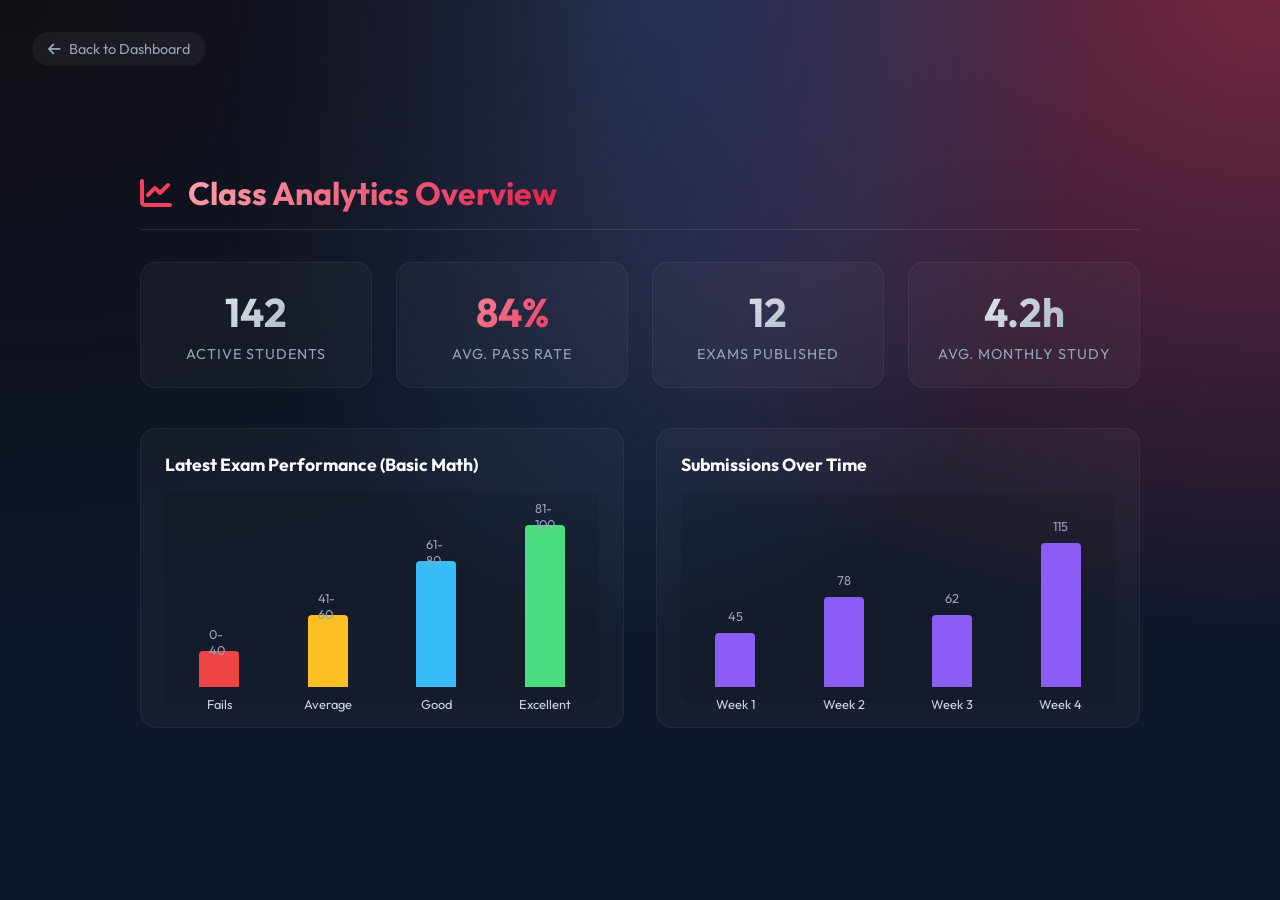
<file: PROJECT/teacher-analytics.html>
<!DOCTYPE html>
<html lang="en">
<head>
    <meta charset="UTF-8">
    <meta name="viewport" content="width=device-width, initial-scale=1.0">
    <title>Class Analytics | Teacher Dashboard</title>
    <link rel="stylesheet" href="style.css">
    <link rel="stylesheet" href="https://cdnjs.cloudflare.com/ajax/libs/font-awesome/6.4.0/css/all.min.css">
    <style>
        .page-container {
            width: 90%;
            max-width: 1000px;
            margin-top: 2rem;
            animation: fadeInUp 0.8s ease-out;
            margin-bottom: 2rem;
        }

        .page-header {
            display: flex;
            align-items: center;
            gap: 1rem;
            margin-bottom: 2rem;
            border-bottom: 1px solid rgba(255, 255, 255, 0.1);
            padding-bottom: 1rem;
        }

        .page-header h2 {
            font-size: 2rem;
            color: #f43f5e;
        }

        .stats-grid {
            display: grid;
            grid-template-columns: repeat(auto-fit, minmax(200px, 1fr));
            gap: 1.5rem;
            margin-bottom: 2.5rem;
        }

        .stat-card {
            background: rgba(255, 255, 255, 0.03);
            border: 1px solid rgba(255, 255, 255, 0.05);
            border-radius: 16px;
            padding: 1.5rem;
            text-align: center;
        }

        .stat-value {
            font-size: 2.5rem;
            font-weight: 700;
            margin-bottom: 0.5rem;
            background: linear-gradient(135deg, #f8fafc 0%, #94a3b8 100%);
            -webkit-background-clip: text;
            -webkit-text-fill-color: transparent;
        }

        .stat-lbl {
            color: #94a3b8;
            font-size: 0.9rem;
            text-transform: uppercase;
            letter-spacing: 1px;
        }
        
        .stat-card.highlight .stat-value {
            background: linear-gradient(135deg, #fda4af 0%, #e11d48 100%);
            -webkit-background-clip: text;
            -webkit-text-fill-color: transparent;
        }

        .charts-container {
            display: grid;
            grid-template-columns: 1fr 1fr;
            gap: 2rem;
        }

        .chart-box {
            background: rgba(255, 255, 255, 0.03);
            border: 1px solid rgba(255, 255, 255, 0.05);
            border-radius: 16px;
            padding: 1.5rem;
            height: 300px;
            display: flex;
            flex-direction: column;
        }

        .chart-box h3 {
            color: #f8fafc;
            font-size: 1.1rem;
            margin-bottom: 1rem;
        }

        .mock-chart {
            flex: 1;
            border-radius: 8px;
            display: flex;
            align-items: flex-end;
            justify-content: space-around;
            padding: 1rem 0;
            background: rgba(0,0,0,0.1);
        }

        .bar {
            width: 40px;
            background: #f43f5e;
            border-radius: 4px 4px 0 0;
            position: relative;
            transition: height 1s ease;
        }

        .bar::after {
            content: attr(data-val);
            position: absolute;
            top: -25px;
            left: 50%;
            transform: translateX(-50%);
            color: #94a3b8;
            font-size: 0.8rem;
        }
        
        .bar-lbl {
            position: absolute;
            bottom: -25px;
            left: 50%;
            transform: translateX(-50%);
            color: #cbd5e1;
            font-size: 0.8rem;
            white-space: nowrap;
        }

        @media (max-width: 768px) {
            .charts-container {
                grid-template-columns: 1fr;
            }
        }
    </style>
</head>
<body class="teacher-theme">

    <a href="teacher-dashboard.html" class="back-link">
        <i class="fa-solid fa-arrow-left"></i> Back to Dashboard
    </a>

    <div class="page-container">
        <div class="page-header">
            <i class="fa-solid fa-chart-line fa-2x" style="color: #f43f5e;"></i>
            <h2>Class Analytics Overview</h2>
        </div>

        <div class="stats-grid">
            <div class="stat-card">
                <div class="stat-value">142</div>
                <div class="stat-lbl">Active Students</div>
            </div>
            <div class="stat-card highlight">
                <div class="stat-value">84%</div>
                <div class="stat-lbl">Avg. Pass Rate</div>
            </div>
            <div class="stat-card">
                <div class="stat-value">12</div>
                <div class="stat-lbl">Exams Published</div>
            </div>
            <div class="stat-card">
                <div class="stat-value">4.2h</div>
                <div class="stat-lbl">Avg. Monthly Study</div>
            </div>
        </div>

        <div class="charts-container">
            <div class="chart-box">
                <h3>Latest Exam Performance (Basic Math)</h3>
                <div class="mock-chart">
                    <div class="bar" style="height: 20%; background: #ef4444;" data-val="0-40"><span class="bar-lbl">Fails</span></div>
                    <div class="bar" style="height: 40%; background: #fbbf24;" data-val="41-60"><span class="bar-lbl">Average</span></div>
                    <div class="bar" style="height: 70%; background: #38bdf8;" data-val="61-80"><span class="bar-lbl">Good</span></div>
                    <div class="bar" style="height: 90%; background: #4ade80;" data-val="81-100"><span class="bar-lbl">Excellent</span></div>
                </div>
            </div>

            <div class="chart-box">
                <h3>Submissions Over Time</h3>
                <div class="mock-chart">
                    <div class="bar" style="height: 30%; background: #8b5cf6;" data-val="45"><span class="bar-lbl">Week 1</span></div>
                    <div class="bar" style="height: 50%; background: #8b5cf6;" data-val="78"><span class="bar-lbl">Week 2</span></div>
                    <div class="bar" style="height: 40%; background: #8b5cf6;" data-val="62"><span class="bar-lbl">Week 3</span></div>
                    <div class="bar" style="height: 80%; background: #8b5cf6;" data-val="115"><span class="bar-lbl">Week 4</span></div>
                </div>
            </div>
        </div>

    </div>
</body>
</html>
</file>
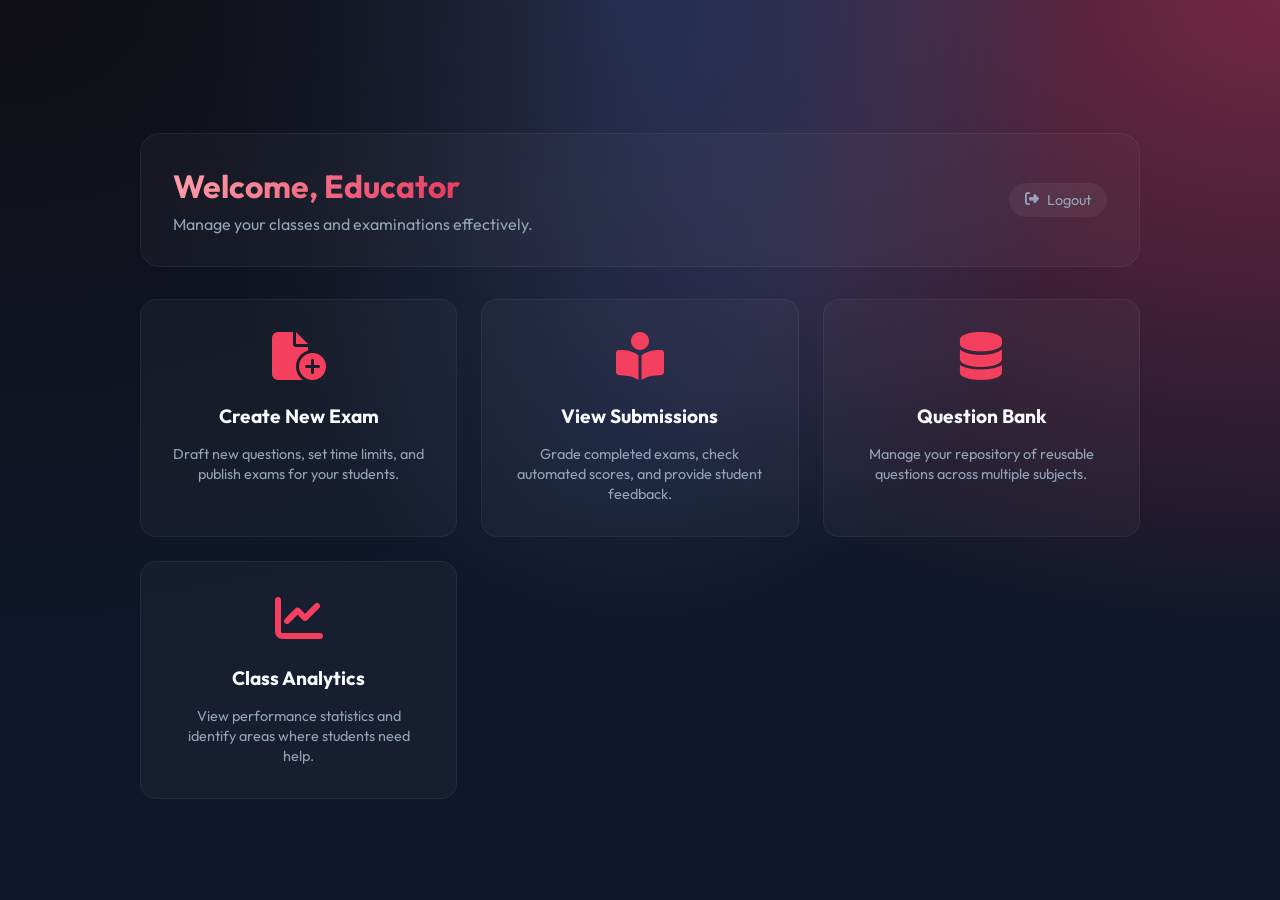
<file: PROJECT/teacher-dashboard.html>
<!DOCTYPE html>
<html lang="en">
<head>
    <meta charset="UTF-8">
    <meta name="viewport" content="width=device-width, initial-scale=1.0">
    <title>Teacher Dashboard | Exam Portal</title>
    <link rel="stylesheet" href="style.css">
    <link rel="stylesheet" href="https://cdnjs.cloudflare.com/ajax/libs/font-awesome/6.4.0/css/all.min.css">
    <style>
        .dashboard-container {
            width: 90%;
            max-width: 1000px;
            margin-top: 2rem;
            animation: fadeInUp 0.8s ease-out;
        }

        .dashboard-header {
            background: rgba(255, 255, 255, 0.03);
            backdrop-filter: blur(20px);
            border: 1px solid rgba(255, 255, 255, 0.05);
            border-radius: 20px;
            padding: 2rem;
            margin-bottom: 2rem;
            display: flex;
            justify-content: space-between;
            align-items: center;
        }
        
        .dashboard-header h2 {
            font-size: 2rem;
            background: linear-gradient(135deg, #fda4af 0%, #e11d48 100%);
            -webkit-background-clip: text;
            -webkit-text-fill-color: transparent;
        }

        .action-grid {
            display: grid;
            grid-template-columns: repeat(auto-fit, minmax(280px, 1fr));
            gap: 1.5rem;
        }

        .action-card {
            background: rgba(255, 255, 255, 0.03);
            border: 1px solid rgba(255, 255, 255, 0.05);
            border-radius: 16px;
            padding: 2rem;
            text-align: center;
            cursor: pointer;
            transition: all 0.3s ease;
            display: flex;
            flex-direction: column;
            align-items: center;
            gap: 1rem;
        }

        .action-card:hover {
            transform: translateY(-5px);
            background: rgba(255, 255, 255, 0.08);
            border-color: #f43f5e;
            box-shadow: 0 10px 30px rgba(0, 0, 0, 0.3);
        }

        .action-card i {
            font-size: 3rem;
            color: #f43f5e;
            margin-bottom: 0.5rem;
        }

        .action-card h3 {
            color: #f8fafc;
            font-size: 1.2rem;
        }
        
        .action-card p {
            color: #94a3b8;
            font-size: 0.9rem;
            line-height: 1.4;
        }

        .logout-link {
            color: #94a3b8;
            text-decoration: none;
            display: flex;
            align-items: center;
            gap: 0.5rem;
            font-size: 0.9rem;
            transition: all 0.3s ease;
            background: rgba(255, 255, 255, 0.05);
            padding: 0.5rem 1rem;
            border-radius: 20px;
        }

        .logout-link:hover {
            color: #f8fafc;
            background: rgba(255, 255, 255, 0.1);
        }
    </style>
</head>
<body class="teacher-theme">

    <div class="dashboard-container">
        <div class="dashboard-header">
            <div>
                <h2>Welcome, Educator</h2>
                <p style="color: #94a3b8; margin-top: 0.5rem;">Manage your classes and examinations effectively.</p>
            </div>
            <a href="index.html" class="logout-link">
                <i class="fa-solid fa-right-from-bracket"></i> Logout
            </a>
        </div>

        <div class="action-grid">
            <div class="action-card" onclick="window.location.href='create-exam.html';">
                <i class="fa-solid fa-file-circle-plus"></i>
                <h3>Create New Exam</h3>
                <p>Draft new questions, set time limits, and publish exams for your students.</p>
            </div>

            <div class="action-card" onclick="window.location.href='view-submissions.html';">
                <i class="fa-solid fa-book-open-reader"></i>
                <h3>View Submissions</h3>
                <p>Grade completed exams, check automated scores, and provide student feedback.</p>
            </div>

            <div class="action-card" onclick="window.location.href='teacher-bank.html';">
                <i class="fa-solid fa-database"></i>
                <h3>Question Bank</h3>
                <p>Manage your repository of reusable questions across multiple subjects.</p>
            </div>

            <div class="action-card" onclick="window.location.href='teacher-analytics.html';">
                <i class="fa-solid fa-chart-line"></i>
                <h3>Class Analytics</h3>
                <p>View performance statistics and identify areas where students need help.</p>
            </div>
        </div>
    </div>

</body>
</html>
</file>
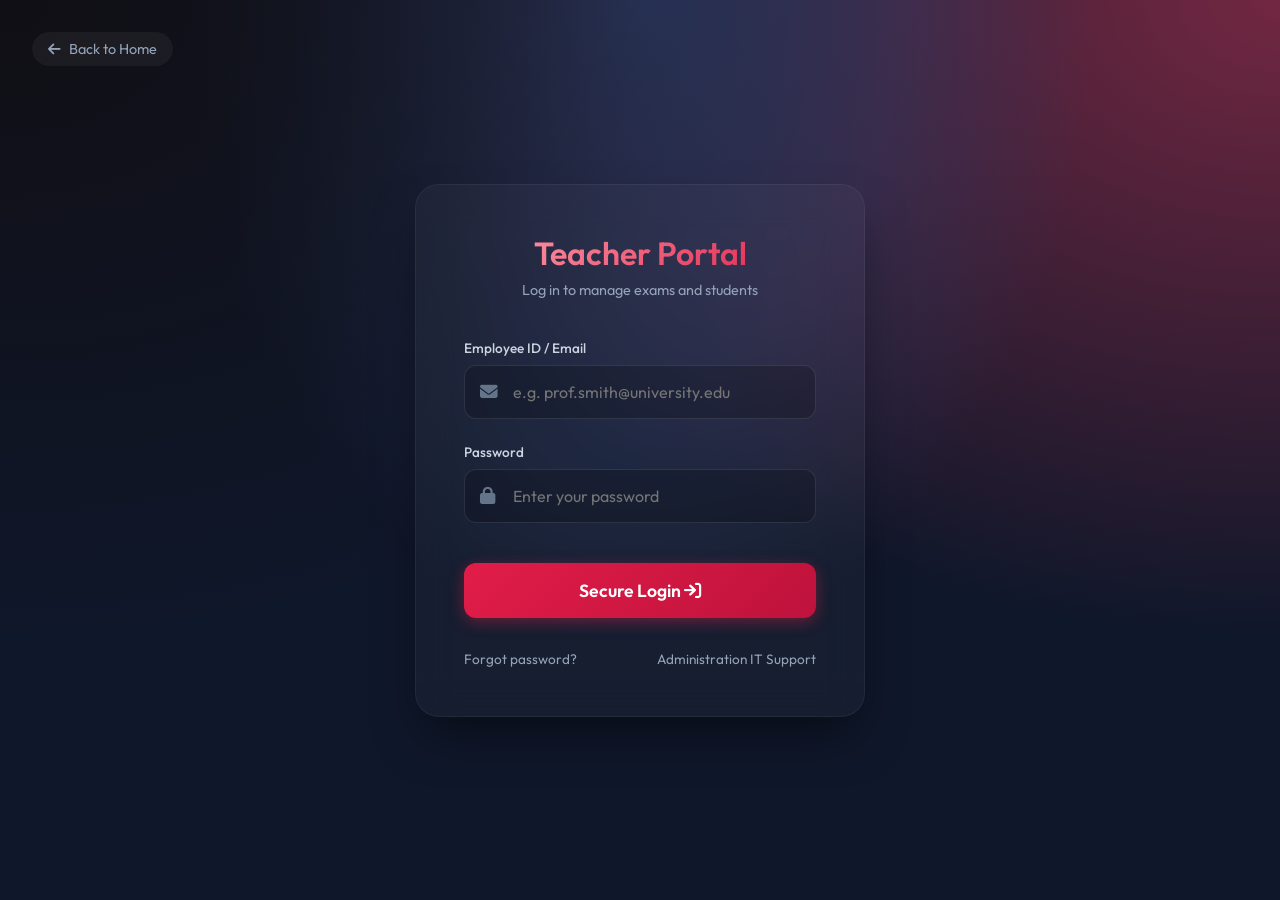
<file: PROJECT/teacher-login.html>
<!DOCTYPE html>
<html lang="en">
<head>
    <meta charset="UTF-8">
    <meta name="viewport" content="width=device-width, initial-scale=1.0">
    <title>Teacher Login | Exam Portal</title>
    <link rel="stylesheet" href="style.css">
    <link rel="stylesheet" href="https://cdnjs.cloudflare.com/ajax/libs/font-awesome/6.4.0/css/all.min.css">
</head>
<body>

    <a href="index.html" class="back-link">
        <i class="fa-solid fa-arrow-left"></i> Back to Home
    </a>

    <div class="login-container teacher-theme">
        <div class="login-header">
            <h2>Teacher Portal</h2>
            <p>Log in to manage exams and students</p>
        </div>

        <form id="teacher-form" onsubmit="event.preventDefault(); animateLogin(this, 'teacher');">
            <div class="input-group">
                <label for="empId">Employee ID / Email</label>
                <div class="input-wrapper">
                    <i class="fa-solid fa-envelope"></i>
                    <input type="text" id="empId" required placeholder="e.g. prof.smith@university.edu">
                </div>
            </div>

            <div class="input-group">
                <label for="password">Password</label>
                <div class="input-wrapper">
                    <i class="fa-solid fa-lock"></i>
                    <input type="password" id="password" required placeholder="Enter your password">
                </div>
            </div>

            <button type="submit" class="btn-submit">Secure Login <i class="fa-solid fa-arrow-right-to-bracket"></i></button>

            <div class="extra-links">
                <a href="#">Forgot password?</a>
                <a href="#">Administration IT Support</a>
            </div>
        </form>
    </div>

    <script src="script.js"></script>
</body>
</html>
</file>
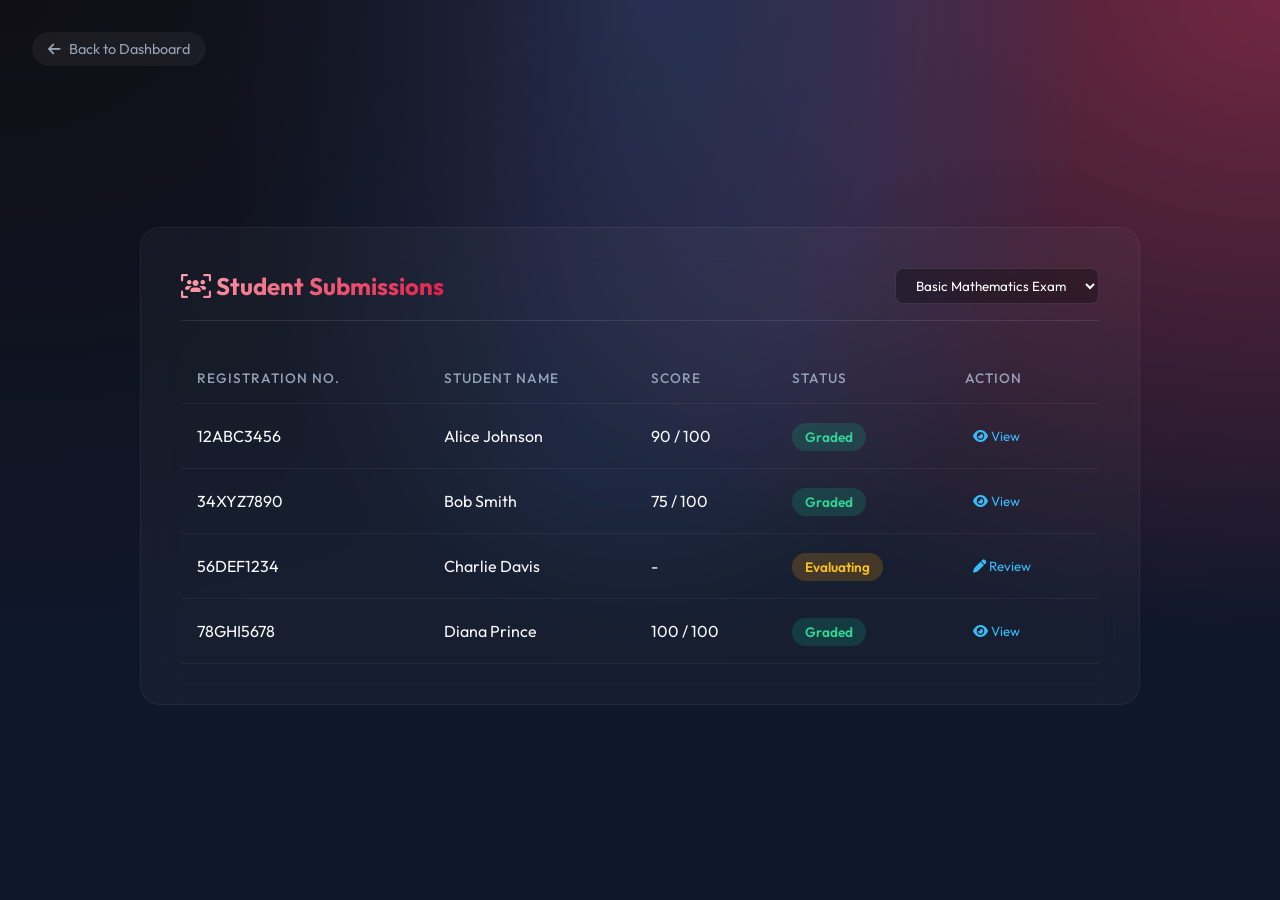
<file: PROJECT/view-submissions.html>
<!DOCTYPE html>
<html lang="en">
<head>
    <meta charset="UTF-8">
    <meta name="viewport" content="width=device-width, initial-scale=1.0">
    <title>View Submissions | Teacher Dashboard</title>
    <link rel="stylesheet" href="style.css">
    <link rel="stylesheet" href="https://cdnjs.cloudflare.com/ajax/libs/font-awesome/6.4.0/css/all.min.css">
    <style>
        .table-container {
            width: 90%;
            max-width: 1000px;
            background: rgba(255, 255, 255, 0.03);
            backdrop-filter: blur(20px);
            border: 1px solid rgba(255, 255, 255, 0.05);
            border-radius: 20px;
            padding: 2.5rem;
            margin-top: 2rem;
            animation: fadeInUp 0.8s ease-out;
        }

        .table-header {
            display: flex;
            justify-content: space-between;
            align-items: center;
            border-bottom: 1px solid rgba(255, 255, 255, 0.1);
            padding-bottom: 1rem;
            margin-bottom: 2rem;
        }

        .table-header h2 {
            color: #f43f5e;
        }
        
        .filter-controls select {
            background: rgba(0, 0, 0, 0.3);
            border: 1px solid rgba(255, 255, 255, 0.1);
            color: white;
            padding: 0.5rem 1rem;
            border-radius: 8px;
            outline: none;
        }

        table {
            width: 100%;
            border-collapse: collapse;
        }

        table th, table td {
            padding: 1rem;
            text-align: left;
            border-bottom: 1px solid rgba(255, 255, 255, 0.05);
        }

        table th {
            color: #94a3b8;
            font-weight: 500;
            text-transform: uppercase;
            font-size: 0.85rem;
            letter-spacing: 1px;
        }

        table tr:hover {
            background: rgba(255, 255, 255, 0.02);
        }

        .status {
            padding: 0.3rem 0.8rem;
            border-radius: 20px;
            font-size: 0.85rem;
            font-weight: 600;
        }

        .status.completed {
            background: rgba(16, 185, 129, 0.2);
            color: #34d399;
        }

        .status.pending {
            background: rgba(245, 158, 11, 0.2);
            color: #fbbf24;
        }

        .action-btn {
            background: transparent;
            color: #38bdf8;
            border: none;
            cursor: pointer;
            padding: 0.5rem;
            transition: color 0.3s;
        }

        .action-btn:hover {
            color: #f8fafc;
        }
    </style>
</head>
<body class="teacher-theme">

    <a href="teacher-dashboard.html" class="back-link">
        <i class="fa-solid fa-arrow-left"></i> Back to Dashboard
    </a>

    <div class="table-container">
        <div class="table-header">
            <h2><i class="fa-solid fa-users-viewfinder"></i> Student Submissions</h2>
            <div class="filter-controls">
                <select>
                    <option>Basic Mathematics Exam</option>
                    <option>Physics Midterm</option>
                    <option>Computer Science 101</option>
                </select>
            </div>
        </div>

        <table>
            <thead>
                <tr>
                    <th>Registration No.</th>
                    <th>Student Name</th>
                    <th>Score</th>
                    <th>Status</th>
                    <th>Action</th>
                </tr>
            </thead>
            <tbody>
                <tr>
                    <td>12ABC3456</td>
                    <td>Alice Johnson</td>
                    <td>90 / 100</td>
                    <td><span class="status completed">Graded</span></td>
                    <td><button class="action-btn"><i class="fa-solid fa-eye"></i> View</button></td>
                </tr>
                <tr>
                    <td>34XYZ7890</td>
                    <td>Bob Smith</td>
                    <td>75 / 100</td>
                    <td><span class="status completed">Graded</span></td>
                    <td><button class="action-btn"><i class="fa-solid fa-eye"></i> View</button></td>
                </tr>
                <tr>
                    <td>56DEF1234</td>
                    <td>Charlie Davis</td>
                    <td>-</td>
                    <td><span class="status pending">Evaluating</span></td>
                    <td><button class="action-btn"><i class="fa-solid fa-pen"></i> Review</button></td>
                </tr>
                <tr>
                    <td>78GHI5678</td>
                    <td>Diana Prince</td>
                    <td>100 / 100</td>
                    <td><span class="status completed">Graded</span></td>
                    <td><button class="action-btn"><i class="fa-solid fa-eye"></i> View</button></td>
                </tr>
            </tbody>
        </table>
    </div>

</body>
</html>
</file>
<file: PROJECT/style.css>
@import url('https://fonts.googleapis.com/css2?family=Outfit:wght@300;400;500;600;700&display=swap');

* {
    margin: 0;
    padding: 0;
    box-sizing: border-box;
    font-family: 'Outfit', sans-serif;
}

body {
    background-color: #0f172a;
    background-image: 
        radial-gradient(at 0% 0%, hsla(253,16%,7%,1) 0, transparent 50%), 
        radial-gradient(at 50% 0%, hsla(225,39%,30%,1) 0, transparent 50%), 
        radial-gradient(at 100% 0%, hsla(339,49%,30%,1) 0, transparent 50%);
    background-attachment: fixed;
    color: #f8fafc;
    min-height: 100vh;
    display: flex;
    flex-direction: column;
    align-items: center;
    justify-content: center;
    overflow-x: hidden;
}

header {
    text-align: center;
    margin-bottom: 3rem;
    animation: fadeInDown 1s ease-out;
}

header h1 {
    font-size: 3.5rem;
    font-weight: 700;
    background: linear-gradient(135deg, #e0e7ff 0%, #818cf8 100%);
    -webkit-background-clip: text;
    -webkit-text-fill-color: transparent;
    margin-bottom: 0.5rem;
    letter-spacing: -1px;
}

header p {
    color: #cbd5e1;
    font-size: 1.1rem;
    font-weight: 300;
}

/* Landing Page Cards */
.role-container {
    display: flex;
    gap: 2rem;
    max-width: 900px;
    width: 90%;
    animation: fadeInUp 1s ease-out;
}

.role-card {
    flex: 1;
    background: rgba(255, 255, 255, 0.03);
    backdrop-filter: blur(20px);
    border: 1px solid rgba(255, 255, 255, 0.05);
    border-radius: 24px;
    padding: 3rem 2rem;
    text-align: center;
    cursor: pointer;
    text-decoration: none;
    transition: all 0.4s cubic-bezier(0.175, 0.885, 0.32, 1.275);
    position: relative;
    overflow: hidden;
}

.role-card::before {
    content: '';
    position: absolute;
    top: 0;
    left: 0;
    right: 0;
    height: 4px;
    background: linear-gradient(90deg, transparent, currentColor, transparent);
    opacity: 0;
    transition: opacity 0.3s ease;
}

.role-card:hover {
    transform: translateY(-10px);
    background: rgba(255, 255, 255, 0.08); /* slight brightness on hover */
    box-shadow: 0 20px 40px rgba(0, 0, 0, 0.4);
}

.role-card:hover::before {
    opacity: 1;
}

.role-card.student {
    color: #38bdf8;
}

.role-card.teacher {
    color: #f43f5e;
}

.role-icon {
    font-size: 4rem;
    margin-bottom: 1.5rem;
    display: inline-block;
    transition: transform 0.3s ease;
}

.role-card:hover .role-icon {
    transform: scale(1.1);
}

.role-card h2 {
    color: #f8fafc;
    font-size: 1.8rem;
    font-weight: 600;
    margin-bottom: 1rem;
}

.role-card p {
    color: #94a3b8;
    font-size: 0.95rem;
    line-height: 1.5;
}

/* Login Pages */
.login-container {
    background: rgba(255, 255, 255, 0.03);
    backdrop-filter: blur(20px);
    border: 1px solid rgba(255, 255, 255, 0.05);
    border-radius: 24px;
    padding: 3rem;
    width: 100%;
    max-width: 450px;
    box-shadow: 0 25px 50px -12px rgba(0, 0, 0, 0.5);
    animation: fadeInUp 0.8s ease-out;
}

.login-header {
    text-align: center;
    margin-bottom: 2.5rem;
}

.login-header h2 {
    font-size: 2rem;
    font-weight: 600;
    margin-bottom: 0.5rem;
}

.login-header p {
    color: #94a3b8;
    font-size: 0.9rem;
}

.student-theme h2 {
    background: linear-gradient(135deg, #7dd3fc 0%, #0ea5e9 100%);
    -webkit-background-clip: text;
    -webkit-text-fill-color: transparent;
}

.teacher-theme h2 {
    background: linear-gradient(135deg, #fda4af 0%, #e11d48 100%);
    -webkit-background-clip: text;
    -webkit-text-fill-color: transparent;
}

.input-group {
    margin-bottom: 1.5rem;
    position: relative;
}

.input-group label {
    display: block;
    font-size: 0.85rem;
    color: #cbd5e1;
    margin-bottom: 0.5rem;
    font-weight: 500;
    transition: color 0.3s;
}

.input-wrapper {
    position: relative;
    display: flex;
    align-items: center;
}

.input-wrapper i {
    position: absolute;
    left: 1rem;
    color: #64748b;
    font-size: 1.1rem;
    transition: color 0.3s;
}

.input-group input {
    width: 100%;
    background: rgba(0, 0, 0, 0.2);
    border: 1px solid rgba(255, 255, 255, 0.1);
    border-radius: 12px;
    padding: 1rem 1rem 1rem 3rem;
    color: #f8fafc;
    font-size: 1rem;
    transition: all 0.3s ease;
    outline: none;
}

.input-group input:focus {
    background: rgba(0, 0, 0, 0.3);
    border-color: rgba(255, 255, 255, 0.3);
    box-shadow: 0 0 0 4px rgba(255, 255, 255, 0.05);
}

.student-theme .input-group input:focus + .focus-border {
    border-color: #38bdf8;
}

.student-theme .input-group input:focus ~ i {
    color: #38bdf8;
}
.teacher-theme .input-group input:focus ~ i {
    color: #f43f5e;
}

.btn-submit {
    width: 100%;
    padding: 1rem;
    border: none;
    border-radius: 12px;
    font-size: 1.1rem;
    font-weight: 600;
    color: white;
    cursor: pointer;
    transition: all 0.3s ease;
    margin-top: 1rem;
    position: relative;
    overflow: hidden;
}

.student-theme .btn-submit {
    background: linear-gradient(135deg, #0284c7 0%, #0369a1 100%);
    box-shadow: 0 4px 15px rgba(2, 132, 199, 0.4);
}

.student-theme .btn-submit:hover {
    background: linear-gradient(135deg, #0369a1 0%, #075985 100%);
    transform: translateY(-2px);
    box-shadow: 0 6px 20px rgba(2, 132, 199, 0.6);
}

.teacher-theme .btn-submit {
    background: linear-gradient(135deg, #e11d48 0%, #be123c 100%);
    box-shadow: 0 4px 15px rgba(225, 29, 72, 0.4);
}

.teacher-theme .btn-submit:hover {
    background: linear-gradient(135deg, #be123c 0%, #9f1239 100%);
    transform: translateY(-2px);
    box-shadow: 0 6px 20px rgba(225, 29, 72, 0.6);
}

.extra-links {
    margin-top: 2rem;
    display: flex;
    justify-content: space-between;
    font-size: 0.85rem;
}

.extra-links a {
    color: #94a3b8;
    text-decoration: none;
    transition: color 0.3s;
}

.extra-links a:hover {
    color: #f8fafc;
}

.back-link {
    position: absolute;
    top: 2rem;
    left: 2rem;
    color: #94a3b8;
    text-decoration: none;
    display: flex;
    align-items: center;
    gap: 0.5rem;
    font-size: 0.9rem;
    transition: all 0.3s ease;
    background: rgba(255, 255, 255, 0.05);
    padding: 0.5rem 1rem;
    border-radius: 20px;
    backdrop-filter: blur(10px);
}

.back-link:hover {
    color: #f8fafc;
    background: rgba(255, 255, 255, 0.1);
    transform: translateX(-5px);
}

/* Animations */
@keyframes fadeInDown {
    from { opacity: 0; transform: translateY(-30px); }
    to { opacity: 1; transform: translateY(0); }
}

@keyframes fadeInUp {
    from { opacity: 0; transform: translateY(30px); }
    to { opacity: 1; transform: translateY(0); }
}

@media (max-width: 768px) {
    .role-container {
        flex-direction: column;
        width: 85%;
    }
    header h1 {
        font-size: 2.5rem;
    }
}
</file>
